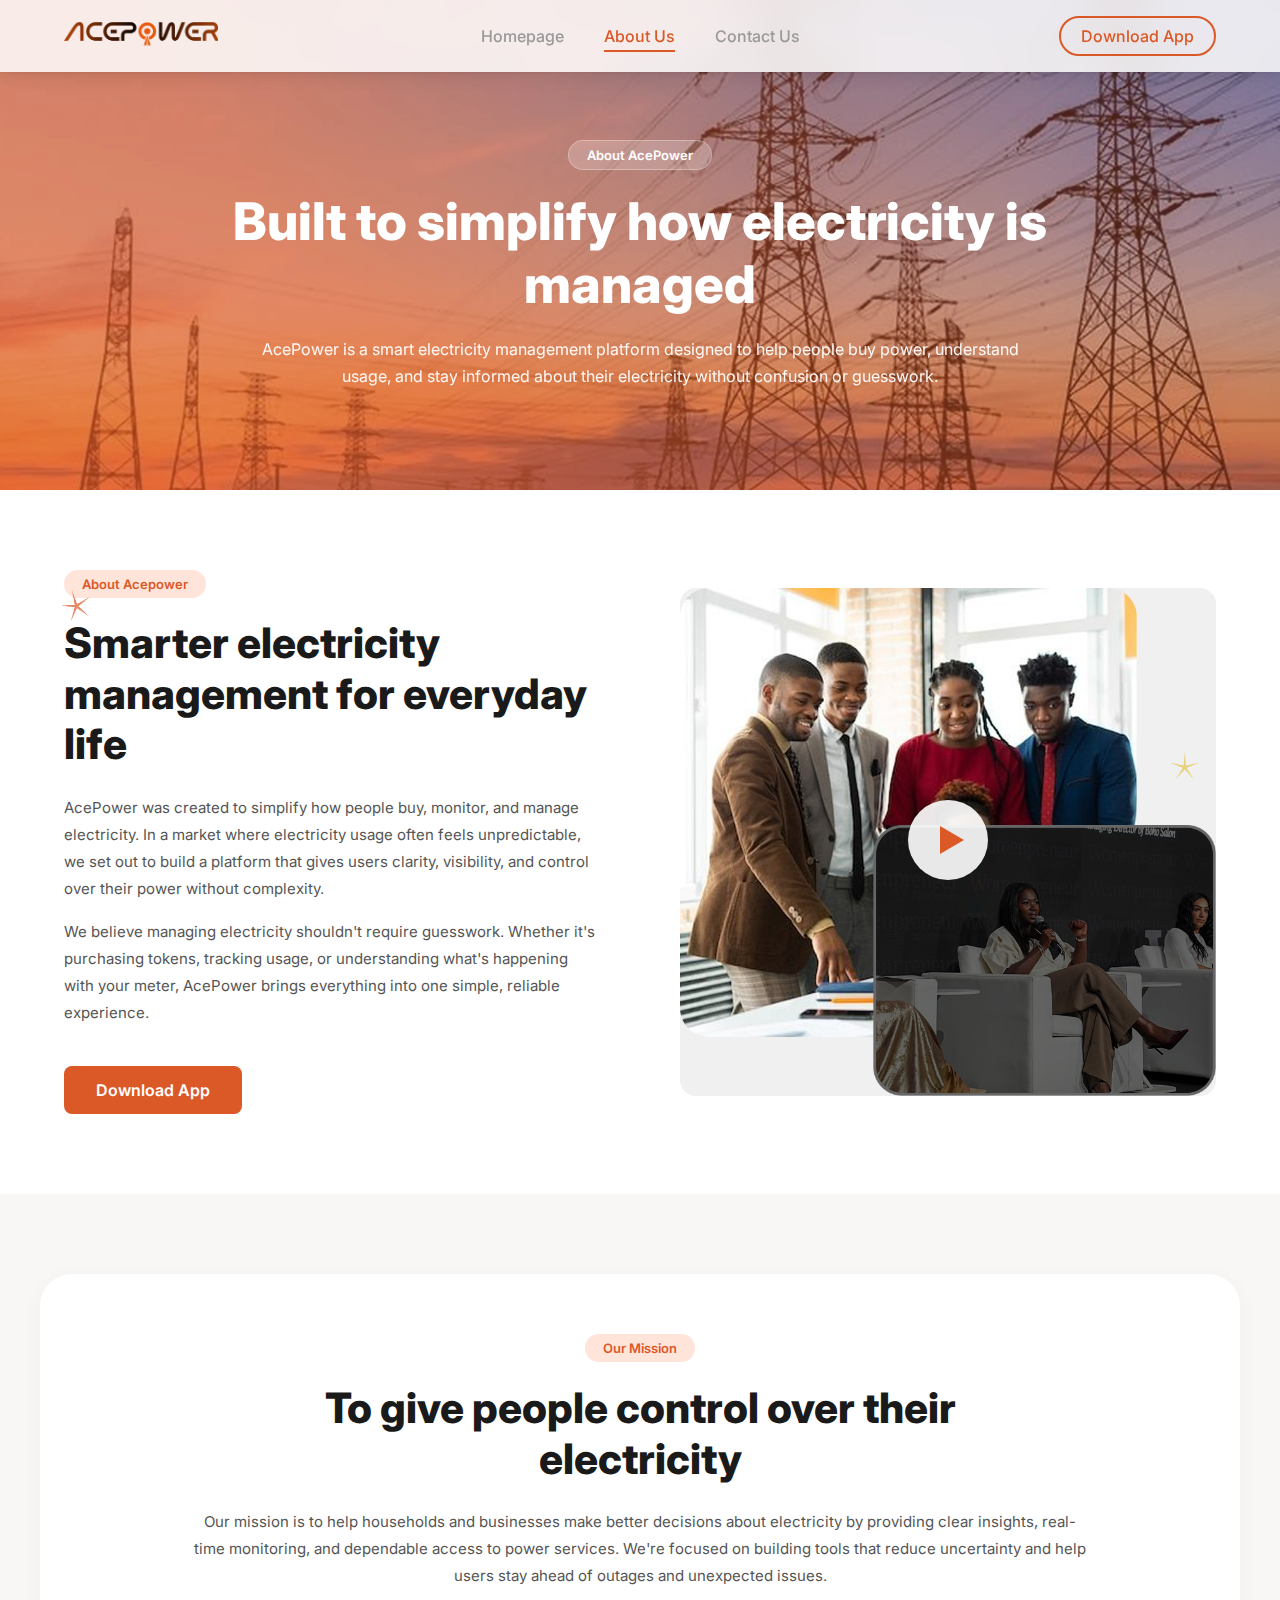
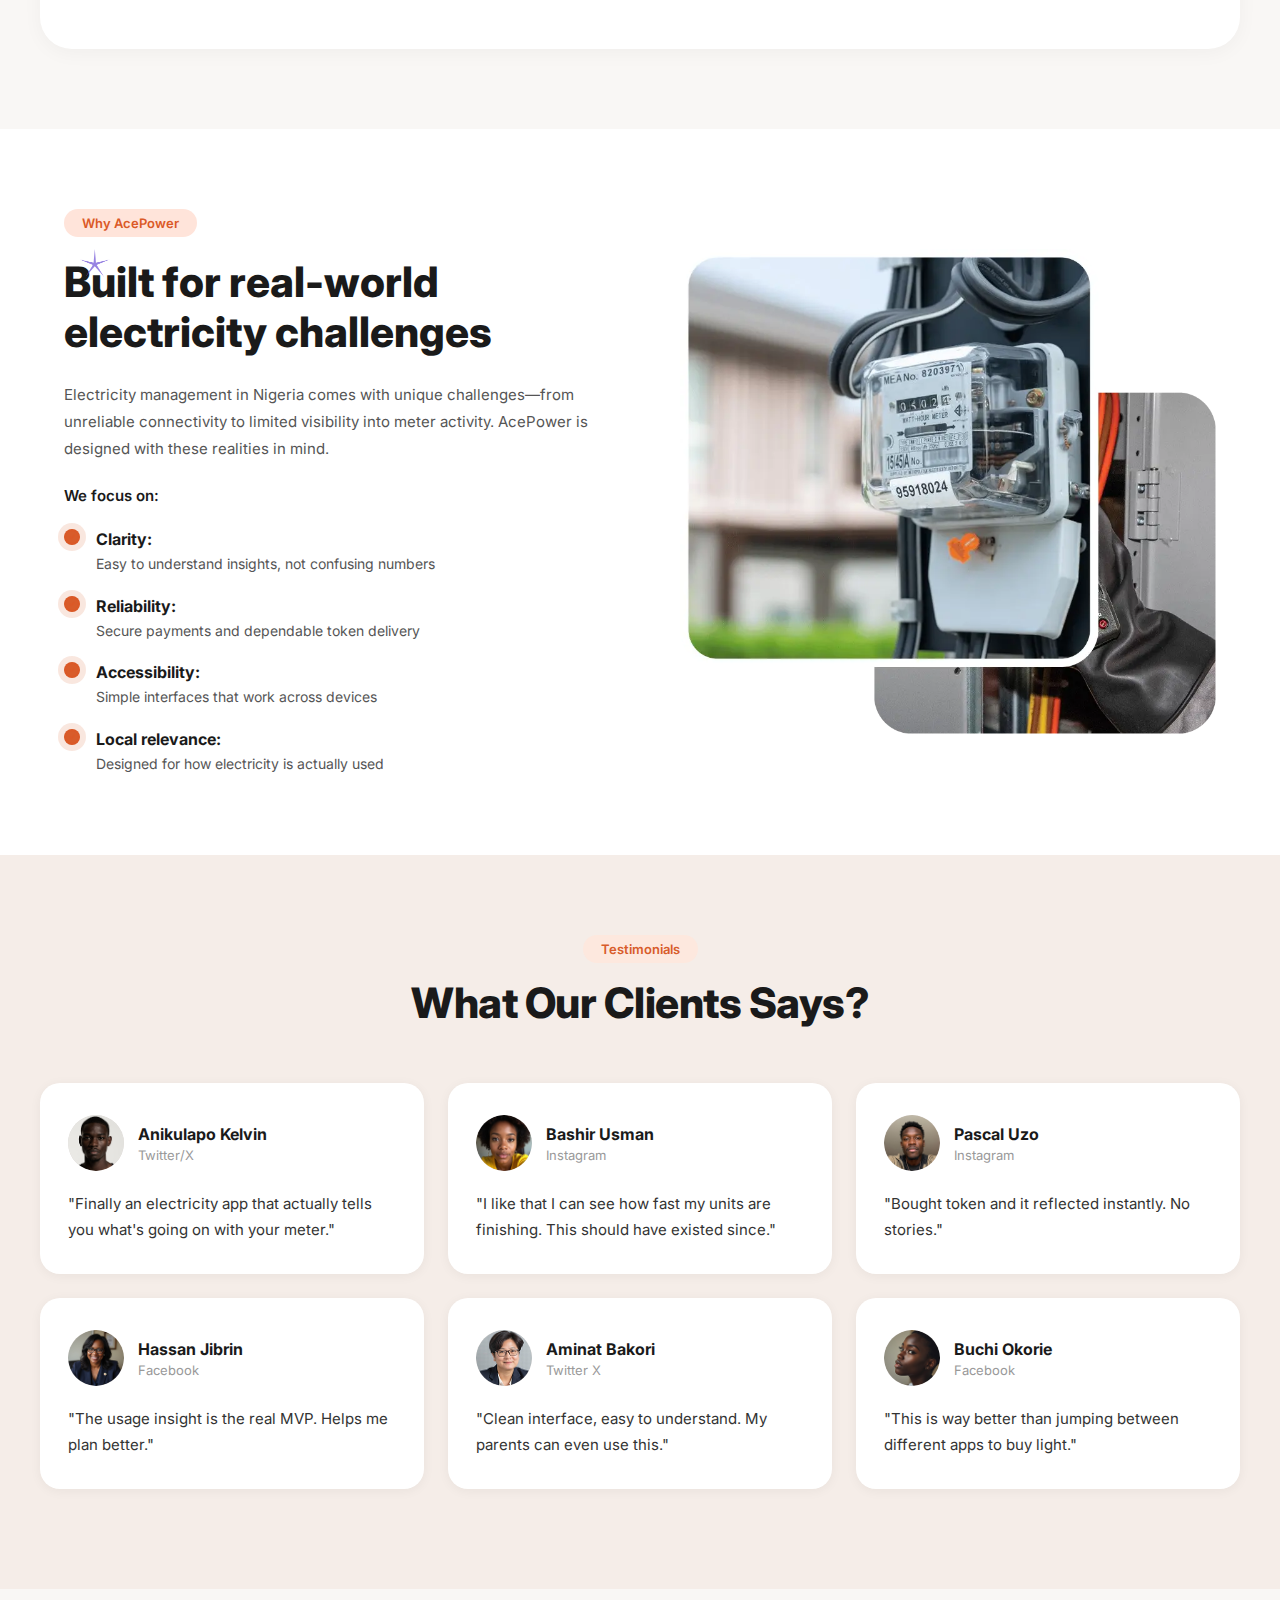
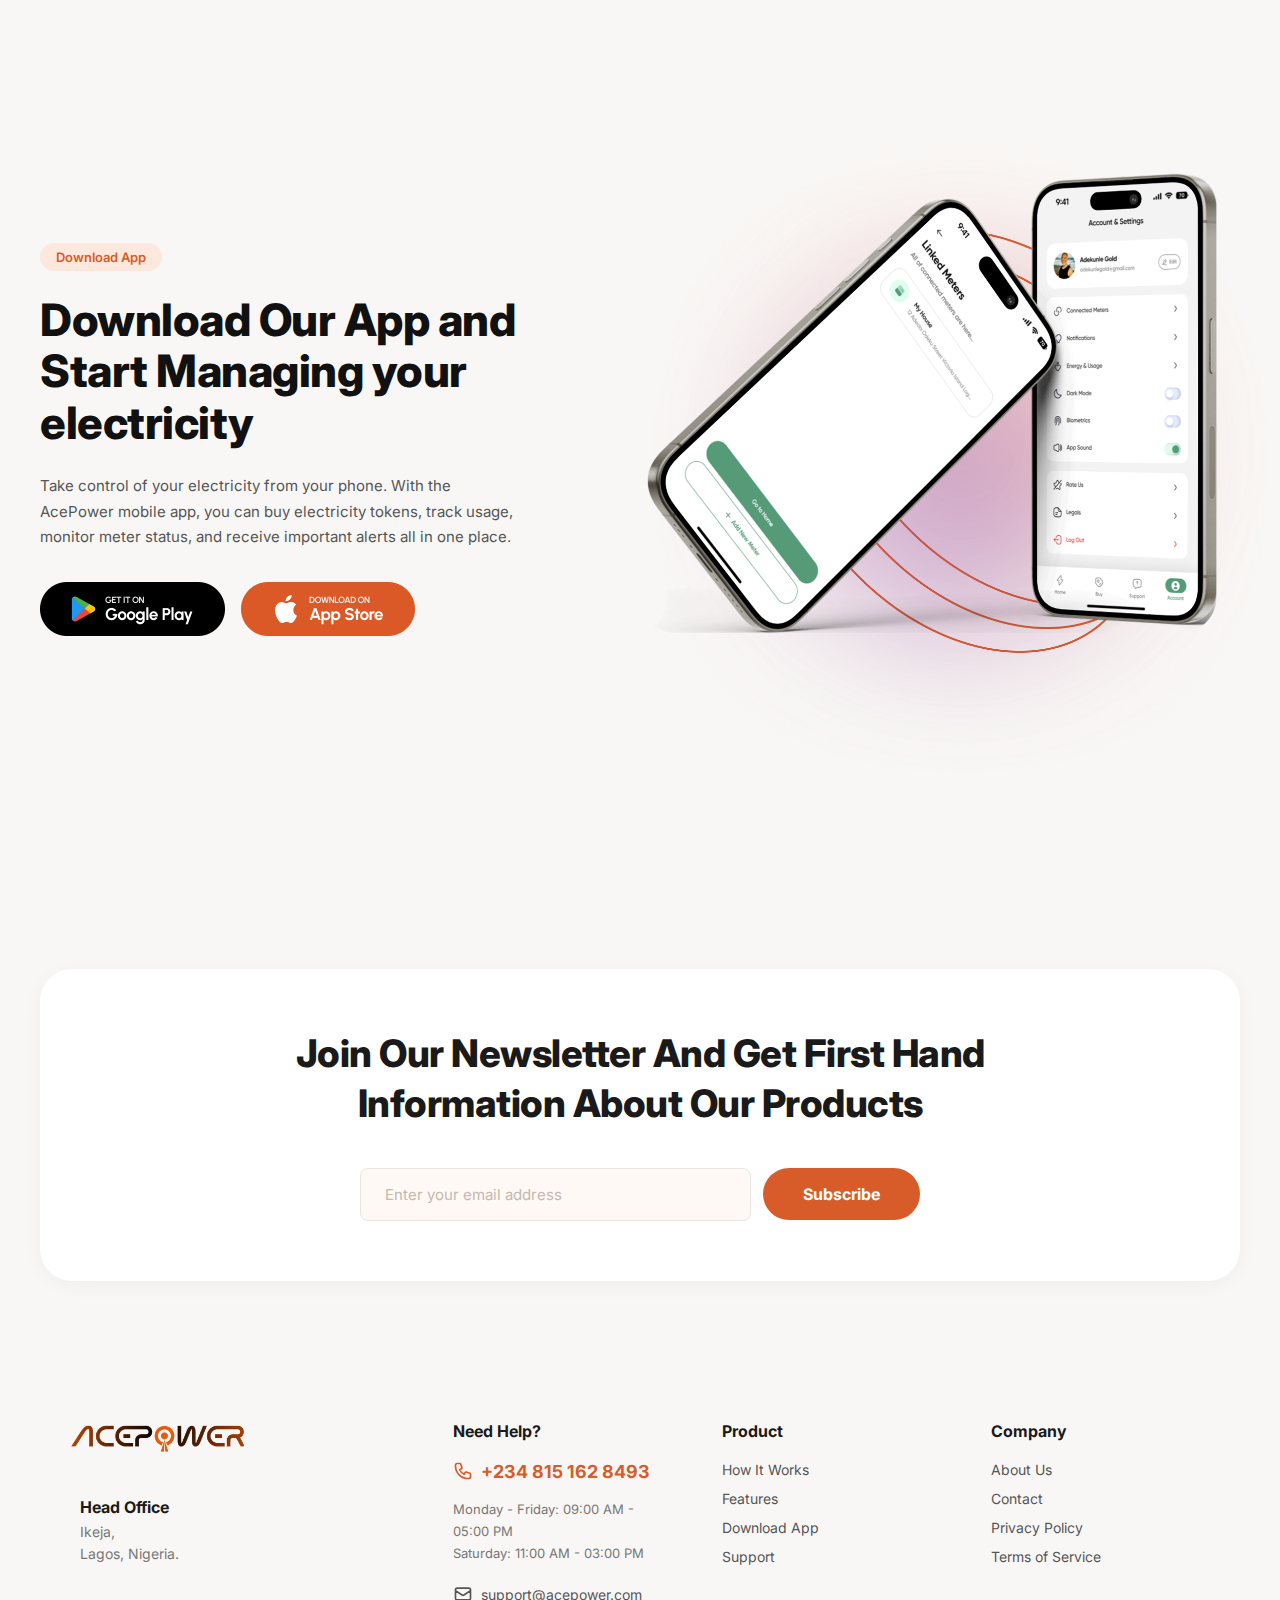
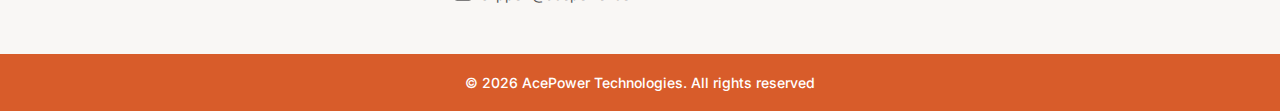
<file: about.html>
<!DOCTYPE html>
<html lang="en">
<head>
    <meta charset="UTF-8">
    <meta name="viewport" content="width=device-width, initial-scale=1.0">
    <title>AcePower - Smart Prepaid Metering</title>
    <link rel="icon" href="assets/images/favicon_io/favicon.ico" sizes="32x32">
    <link rel="apple-touch-icon" href="assets/images/favicon_io/apple-touch-icon.png">
    <link rel="manifest" href="assets/images/favicon_io/site.webmanifest">
    <link href="https://fonts.googleapis.com/css2?family=Inter:wght@400;500;600;700;800&display=swap" rel="stylesheet">
    <link rel="stylesheet" href="css/about.css">
     <link rel="stylesheet" href="css/style.css">

</head>
<body>

<header id="navbar">
  <div class="container nav-wrapper">
    <div class="nav-left">
      <a href="index.html"><img src="assets/logos/acelogo.svg" class="logo" alt="AcePower"/></a>
    </div>
    <nav class="nav-center">
      <a href="index.html" class="nav-link">Homepage</a>
      <a href="about.html" class="nav-link active">About Us</a>
      <a href="contact.html" class="nav-link">Contact Us</a>
    </nav>
    <div class="nav-right">
      <a href="#" class="nav-download">Download App</a>
      <div class="hamburger">
        <span></span>
        <span></span>
        <span></span>
      </div>
    </div>
  </div>
  <div class="mobile-menu" id="mobileMenu">
    <div class="mobile-menu-header">
      <img src="assets/logos/acelogo.svg" alt="AcePower" class="mobile-menu-logo">
      <div class="mobile-close" id="mobileClose"></div>
    </div>
    <div class="mobile-menu-links">
      <a href="index.html">Homepage</a>
      <a href="about.html">About Us</a>
      <a href="contact.html">Contact Us</a>
    </div>
    <a href="#" class="mobile-download">Download App</a>
  </div>
</header>

<!-- HERO SECTION -->
<section class="about-hero">
  <div class="container">
    <span class="hero-badge">About AcePower</span>
    <h1 class="hero-title">Built to simplify how electricity is managed</h1>
    <p class="hero-subtitle">AcePower is a smart electricity management platform designed to help people buy power, understand usage, and stay informed about their electricity without confusion or guesswork.</p>
  </div>
</section>

<!-- ABOUT ACEPOWER SECTION -->
<section class="about-section">
  <img src="assets/images/aboutstar1.png" class="star star-1" alt="">
  
  <div class="container about-grid">
    <div class="about-content">
      <span class="section-badge">About Acepower</span>
      <h2 class="section-title">Smarter electricity management for everyday life</h2>
      <p class="section-text">AcePower was created to simplify how people buy, monitor, and manage electricity. In a market where electricity usage often feels unpredictable, we set out to build a platform that gives users clarity, visibility, and control over their power without complexity.</p>
      <p class="section-text">We believe managing electricity shouldn't require guesswork. Whether it's purchasing tokens, tracking usage, or understanding what's happening with your meter, AcePower brings everything into one simple, reliable experience.</p>
      <a href="#download" class="cta-btn">Download App</a>
    </div>
    
    <div class="about-media">
      <img src="assets/images/aboutimg4.png" alt="AcePower Team" class="about-image">
      <div class="video-overlay" id="videoOverlay">
        <div class="play-button" id="playButton">
          <svg width="80" height="80" viewBox="0 0 80 80" fill="none">
            <circle cx="40" cy="40" r="40" fill="white" opacity="0.9"/>
            <path d="M32 26L56 40L32 54V26Z" fill="#DB5927"/>
          </svg>
        </div>
      </div>
      <div class="video-container" id="videoContainer" style="display: none;">
        <iframe id="youtubeVideo" width="100%" height="100%" src="" frameborder="0" allow="accelerometer; autoplay; clipboard-write; encrypted-media; gyroscope; picture-in-picture; web-share" allowfullscreen referrerpolicy="strict-origin-when-cross-origin"></iframe>
        <button class="close-video" id="closeVideo">&times;</button>
      </div>
    </div>
  </div>
</section>

<!-- MISSION SECTION -->
<section class="newsletter">
  <div class="newsletter-inner">
    <span class="section-badge">Our Mission</span>
    <h2 class="mission-title">To give people control over their electricity</h2>
    <p class="mission-text">Our mission is to help households and businesses make better decisions about electricity by providing clear insights, real-time monitoring, and dependable access to power services. We're focused on building tools that reduce uncertainty and help users stay ahead of outages and unexpected issues.</p>
  </div>
</section>

<!-- WHY ACEPOWER SECTION -->
<section class="why-section">
  <img src="assets/images/aboutstar2.png" class="star star-2" alt="">
  
  <div class="container why-grid">
    <div class="why-content">
      <span class="section-badge">Why AcePower</span>
      <h2 class="section-title">Built for real-world electricity challenges</h2>
      <p class="section-text">Electricity management in Nigeria comes with unique challenges—from unreliable connectivity to limited visibility into meter activity. AcePower is designed with these realities in mind.</p>
      <p class="section-text-bold">We focus on:</p>
      
      <div class="features-list">
        <div class="feature-item">
          <div class="feature-icon">
            <svg width="20" height="20" viewBox="0 0 20 20" fill="none">
              <path d="M7.5 10L9.16667 11.6667L12.5 8.33333" stroke="#DB5927" stroke-width="2" stroke-linecap="round" stroke-linejoin="round"/>
              <path d="M10 18.3333C14.6024 18.3333 18.3333 14.6024 18.3333 10C18.3333 5.39763 14.6024 1.66667 10 1.66667C5.39763 1.66667 1.66667 5.39763 1.66667 10C1.66667 14.6024 5.39763 18.3333 10 18.3333Z" stroke="#DB5927" stroke-width="2"/>
            </svg>
          </div>
          <div>
            <h4>Clarity:</h4>
            <p>Easy to understand insights, not confusing numbers</p>
          </div>
        </div>
        
        <div class="feature-item">
          <div class="feature-icon">
            <svg width="20" height="20" viewBox="0 0 20 20" fill="none">
              <path d="M7.5 10L9.16667 11.6667L12.5 8.33333" stroke="#DB5927" stroke-width="2" stroke-linecap="round" stroke-linejoin="round"/>
              <path d="M10 18.3333C14.6024 18.3333 18.3333 14.6024 18.3333 10C18.3333 5.39763 14.6024 1.66667 10 1.66667C5.39763 1.66667 1.66667 5.39763 1.66667 10C1.66667 14.6024 5.39763 18.3333 10 18.3333Z" stroke="#DB5927" stroke-width="2"/>
            </svg>
          </div>
          <div>
            <h4>Reliability:</h4>
            <p>Secure payments and dependable token delivery</p>
          </div>
        </div>
        
        <div class="feature-item">
          <div class="feature-icon">
            <svg width="20" height="20" viewBox="0 0 20 20" fill="none">
              <path d="M7.5 10L9.16667 11.6667L12.5 8.33333" stroke="#DB5927" stroke-width="2" stroke-linecap="round" stroke-linejoin="round"/>
              <path d="M10 18.3333C14.6024 18.3333 18.3333 14.6024 18.3333 10C18.3333 5.39763 14.6024 1.66667 10 1.66667C5.39763 1.66667 1.66667 5.39763 1.66667 10C1.66667 14.6024 5.39763 18.3333 10 18.3333Z" stroke="#DB5927" stroke-width="2"/>
            </svg>
          </div>
          <div>
            <h4>Accessibility:</h4>
            <p>Simple interfaces that work across devices</p>
          </div>
        </div>
        
        <div class="feature-item">
          <div class="feature-icon">
            <svg width="20" height="20" viewBox="0 0 20 20" fill="none">
              <path d="M7.5 10L9.16667 11.6667L12.5 8.33333" stroke="#DB5927" stroke-width="2" stroke-linecap="round" stroke-linejoin="round"/>
              <path d="M10 18.3333C14.6024 18.3333 18.3333 14.6024 18.3333 10C18.3333 5.39763 14.6024 1.66667 10 1.66667C5.39763 1.66667 1.66667 5.39763 1.66667 10C1.66667 14.6024 5.39763 18.3333 10 18.3333Z" stroke="#DB5927" stroke-width="2"/>
            </svg>
          </div>
          <div>
            <h4>Local relevance:</h4>
            <p>Designed for how electricity is actually used</p>
          </div>
        </div>
      </div>
    </div>
    
    <div class="why-image">
      <img src="assets/images/aboutimg2.webp" alt="Electricity Meter">
    </div>
  </div>
</section>

<!-- TESTIMONIALS -->
<section class="testimonials">
  <img src="assets/images/aboutstar3.png" class="star star-3" alt="">
  <div class="testi-header">
    <span class="testi-badge">Testimonials</span>
    <h2 class="testi-heading">What Our Clients Says?</h2>
  </div>

  <div class="testi-grid">
    <div class="testi-card">
      <div class="testi-author">
        <img src="assets/images/Ellipse1.png" alt="Anikulapo Kelvin" class="testi-avatar" />
        <div class="testi-author-info">
          <span class="testi-name">Anikulapo Kelvin</span>
          <span class="testi-platform">Twitter/X</span>
        </div>
      </div>
      <p class="testi-quote">"Finally an electricity app that actually tells you what's going on with your meter."</p>
    </div>

    <div class="testi-card">
      <div class="testi-author">
        <img src="assets/images/Ellipse4.png" alt="Bashir Usman" class="testi-avatar" />
        <div class="testi-author-info">
          <span class="testi-name">Bashir Usman</span>
          <span class="testi-platform">Instagram</span>
        </div>
      </div>
      <p class="testi-quote">"I like that I can see how fast my units are finishing. This should have existed since."</p>
    </div>

    <div class="testi-card">
      <div class="testi-author">
        <img src="assets/images/Ellipse2.png" alt="Pascal Uzo" class="testi-avatar" />
        <div class="testi-author-info">
          <span class="testi-name">Pascal Uzo</span>
          <span class="testi-platform">Instagram</span>
        </div>
      </div>
      <p class="testi-quote">"Bought token and it reflected instantly. No stories."</p>
    </div>

    <div class="testi-card">
      <div class="testi-author">
        <img src="assets/images/Ellipse5.png" alt="Hassan Jibrin" class="testi-avatar" />
        <div class="testi-author-info">
          <span class="testi-name">Hassan Jibrin</span>
          <span class="testi-platform">Facebook</span>
        </div>
      </div>
      <p class="testi-quote">"The usage insight is the real MVP. Helps me plan better."</p>
    </div>

    <div class="testi-card">
      <div class="testi-author">
        <img src="assets/images/Ellipse3.png" alt="Aminat Bakori" class="testi-avatar" />
        <div class="testi-author-info">
          <span class="testi-name">Aminat Bakori</span>
          <span class="testi-platform">Twitter X</span>
        </div>
      </div>
      <p class="testi-quote">"Clean interface, easy to understand. My parents can even use this."</p>
    </div>

    <div class="testi-card">
      <div class="testi-author">
        <img src="assets/images/Ellipse6.png" alt="Buchi Okorie" class="testi-avatar" />
        <div class="testi-author-info">
          <span class="testi-name">Buchi Okorie</span>
          <span class="testi-platform">Facebook</span>
        </div>
      </div>
      <p class="testi-quote">"This is way better than jumping between different apps to buy light."</p>
    </div>
  </div>

  <div class="testi-scroll-track" id="testiScroll">
    <div class="testi-card">
      <div class="testi-author">
        <img src="assets/images/Ellipse1.png" alt="Anikulapo Kelvin" class="testi-avatar" />
        <div class="testi-author-info">
          <span class="testi-name">Anikulapo Kelvin</span>
          <span class="testi-platform">Twitter X</span>
        </div>
      </div>
      <p class="testi-quote">"Finally an electricity app that actually tells you what's going on with your meter."</p>
    </div>

    <div class="testi-card">
      <div class="testi-author">
        <img src="assets/images/Ellipse4.png" alt="Bashir Usman" class="testi-avatar" />
        <div class="testi-author-info">
          <span class="testi-name">Bashir Usman</span>
          <span class="testi-platform">Instagram</span>
        </div>
      </div>
      <p class="testi-quote">"I like that I can see how fast my units are finishing. This should have existed since."</p>
    </div>

    <div class="testi-card">
      <div class="testi-author">
        <img src="assets/images/Ellipse2.png" alt="Pascal Uzo" class="testi-avatar" />
        <div class="testi-author-info">
          <span class="testi-name">Pascal Uzo</span>
          <span class="testi-platform">Instagram</span>
        </div>
      </div>
      <p class="testi-quote">"Bought token and it reflected instantly. No stories."</p>
    </div>

    <div class="testi-card">
      <div class="testi-author">
        <img src="assets/images/Ellipse5.png" alt="Hassan Jibrin" class="testi-avatar" />
        <div class="testi-author-info">
          <span class="testi-name">Hassan Jibrin</span>
          <span class="testi-platform">Facebook</span>
        </div>
      </div>
      <p class="testi-quote">"The usage insight is the real MVP. Helps me plan better."</p>
    </div>

    <div class="testi-card">
      <div class="testi-author">
        <img src="assets/images/Ellipse3.png" alt="Aminat Bakori" class="testi-avatar" />
        <div class="testi-author-info">
          <span class="testi-name">Aminat Bakori</span>
          <span class="testi-platform">Twitter X</span>
        </div>
      </div>
      <p class="testi-quote">"Clean interface, easy to understand. My parents can even use this."</p>
    </div>

    <div class="testi-card">
      <div class="testi-author">
        <img src="assets/images/Ellipse6.png" alt="Buchi Okorie" class="testi-avatar" />
        <div class="testi-author-info">
          <span class="testi-name">Buchi Okorie</span>
          <span class="testi-platform">Facebook</span>
        </div>
      </div>
      <p class="testi-quote">"This is way better than jumping between different apps to buy light."</p>
    </div>
  </div>

  <div class="testi-dots" id="testiDots">
    <div class="testi-dot active"></div>
    <div class="testi-dot"></div>
    <div class="testi-dot"></div>
    <div class="testi-dot"></div>
    <div class="testi-dot"></div>
    <div class="testi-dot"></div>
  </div>
</section>

<!-- DOWNLOAD APP -->
<section class="download-app" id="download">
  <div class="download-inner">
    <div class="download-text-col">
      <span class="download-badge">Download App</span>
      <h2 class="download-heading">Download Our App and Start Managing your electricity</h2>
      <p class="download-body">
        Take control of your electricity from your phone. With the AcePower mobile app, you can buy electricity tokens, track usage, monitor meter status, and receive important alerts all in one place.
      </p>
      <div class="download-stores">
        <a href="#" class="store-btn">
          <img src="assets/images/playstore.png" alt="Get it on Google Play"/>
        </a>
        <a href="#" class="store-btn">
          <img src="assets/images/applestore.png" alt="Download on the App Store"/>
        </a>
      </div>
    </div>

    <div class="download-image-col">
      <div class="download-phones-wrap">
        <div class="download-blob"></div>
        <img src="assets/images/downloadapp4x.png" alt="AcePower app" class="download-phones"/>
        <!-- <img src="assets/images/downloadapplinesalone.png" alt="" class="download-curve"/> -->
      </div>
    </div>
  </div>
</section>

<!-- NEWSLETTER -->
<section class="newsletter">
  <div class="newsletter-inner">
    <h2 class="newsletter-heading">
      Join Our Newsletter And Get First Hand<br />Information About Our Products
    </h2>
    <form class="newsletter-form" onsubmit="event.preventDefault(); alert('Subscribed!');">
      <input type="email" class="newsletter-input" placeholder="Enter your email address" required/>
      <button type="submit" class="newsletter-btn">Subscribe</button>
    </form>
  </div>
</section>

<!-- FOOTER -->
<footer class="footer">
  <div class="footer-inner">
    <div class="footer-brand">
      <img src="assets/logos/acelogo.svg" alt="AcePower" class="footer-logo" />
      <div>
        <h4 class="footer-brand-title">Head Office</h4>
        <p class="footer-brand-text">
          Ikeja,<br />
          Lagos, Nigeria.
        </p>
      </div>
    </div>

    <div class="footer-column">
      <h3>Need Help?</h3>
      <a href="tel:+2348012345678" class="footer-phone">
        <svg class="icon" fill="none" stroke="currentColor" viewBox="0 0 24 24">
          <path stroke-linecap="round" stroke-linejoin="round" stroke-width="2" 
                d="M3 5a2 2 0 012-2h3.28a1 1 0 01.948.684l1.498 4.493a1 1 0 01-.502 1.21l-2.257 1.13a11.042 11.042 0 005.516 5.516l1.13-2.257a1 1 0 011.21-.502l4.493 1.498a1 1 0 01.684.949V19a2 2 0 01-2 2h-1C9.716 21 3 14.284 3 6V5z"/>
        </svg>
        +234 815 162 8493
      </a>
      <p class="footer-hours">
        Monday - Friday: 09:00 AM - 05:00 PM<br />
        Saturday: 11:00 AM - 03:00 PM
      </p>
      <a href="/cdn-cgi/l/email-protection#81e2eeeff5e0e2f5c1e0e2e4f1eef6e4f3afe2eeec" class="footer-email">
        <svg class="icon" fill="none" stroke="currentColor" viewBox="0 0 24 24">
          <path stroke-linecap="round" stroke-linejoin="round" stroke-width="2" 
                d="M3 8l7.89 5.26a2 2 0 002.22 0L21 8M5 19h14a2 2 0 002-2V7a2 2 0 00-2-2H5a2 2 0 00-2 2v10a2 2 0 002 2z"/>
        </svg>
        <span class="__cf_email__" data-cfemail="b0d3dfdec4d1d3c4f0d1d3d5c0dfc7d5c29ed3dfdd">support@acepower.com</span>
      </a>
    </div>

    <div class="footer-column">
      <h3>Product</h3>
      <div class="footer-links">
        <a href="#how-it-works">How It Works</a>
        <a href="#features">Features</a>
        <a href="#download">Download App</a>
        <a href="#support">Support</a>
      </div>
    </div>

    <div class="footer-column">
      <h3>Company</h3>
      <div class="footer-links">
        <a href="about.html">About Us</a>
        <a href="contact.html">Contact</a>
        <a href="#privacy">Privacy Policy</a>
        <a href="#terms">Terms of Service</a>
      </div>
    </div>
  </div>
</footer>

<div class="footer-bottom">
  <p class="footer-copyright">
    © <span id="current-year"></span> AcePower Technologies. All rights reserved
  </p>
</div>
<div class="page-blur" id="pageBlur"></div>


<script src="js/about.js"></script>
</body>
</html>
</file>
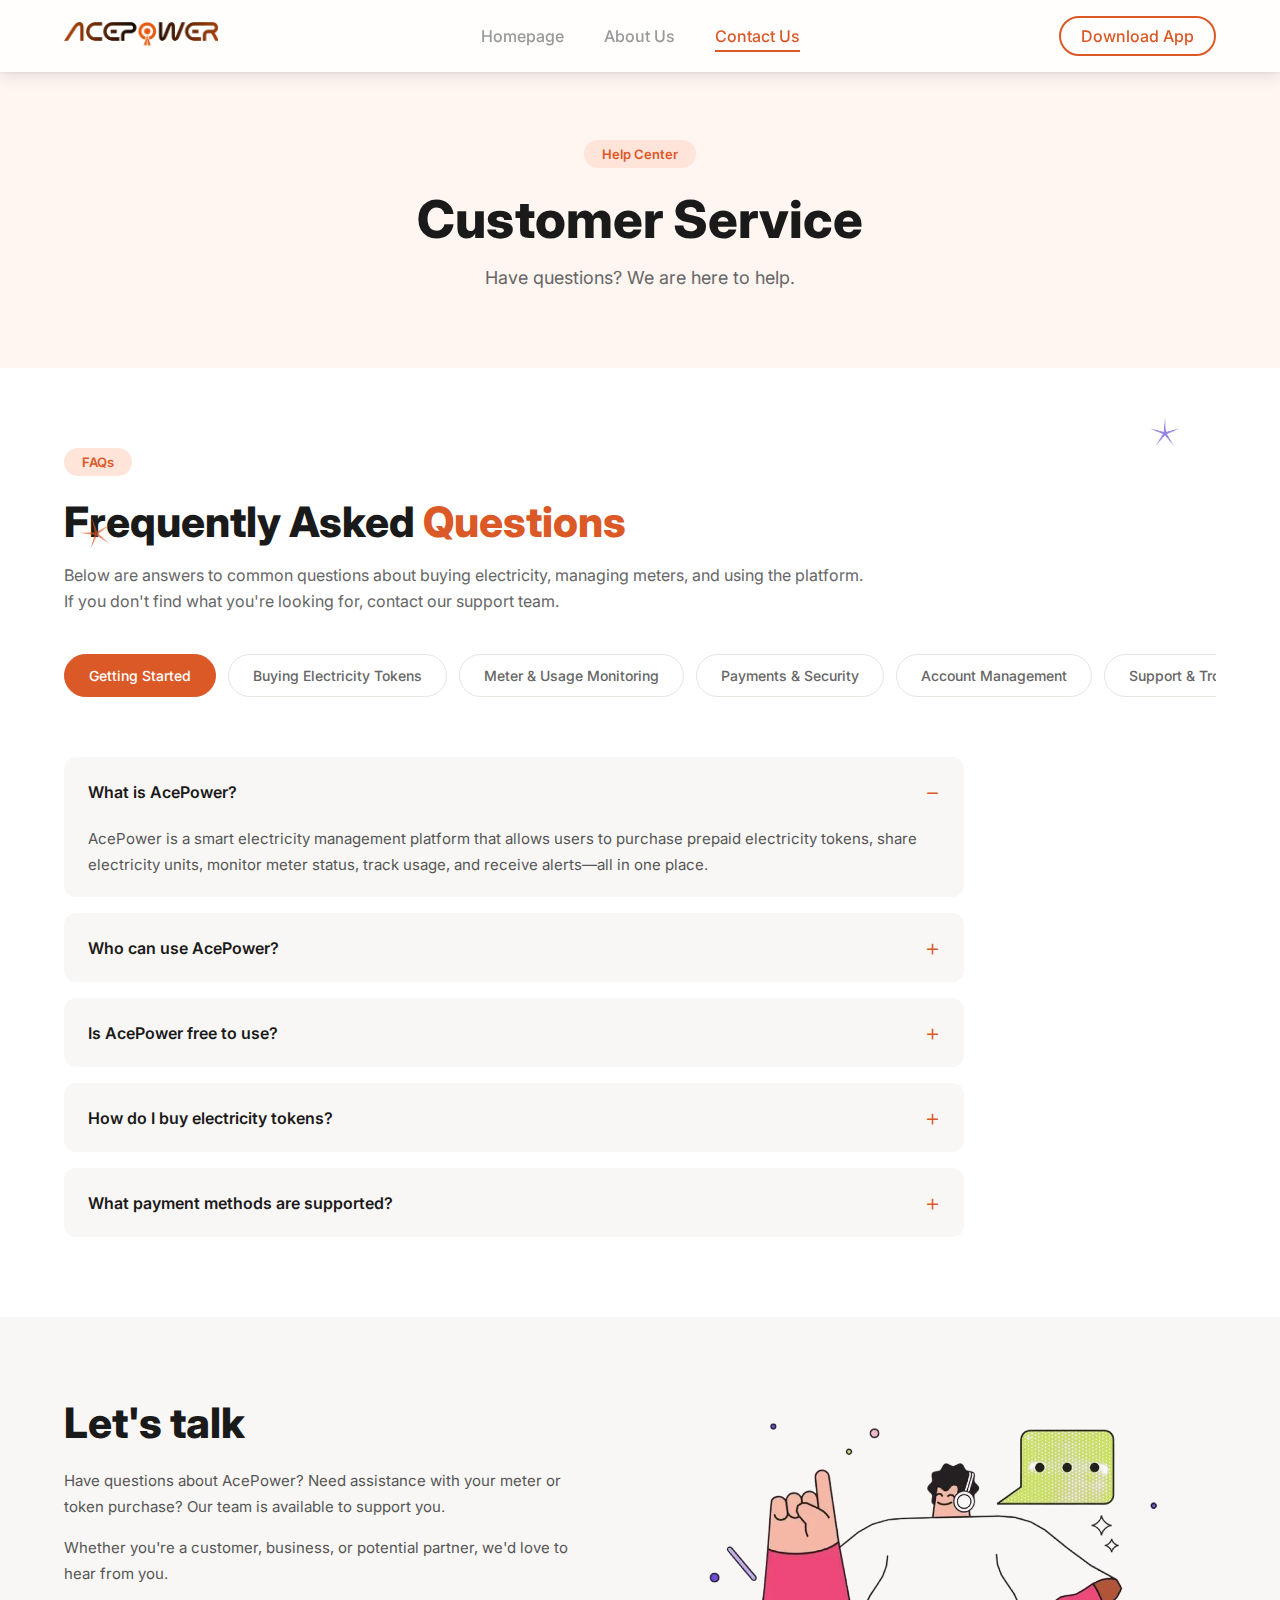
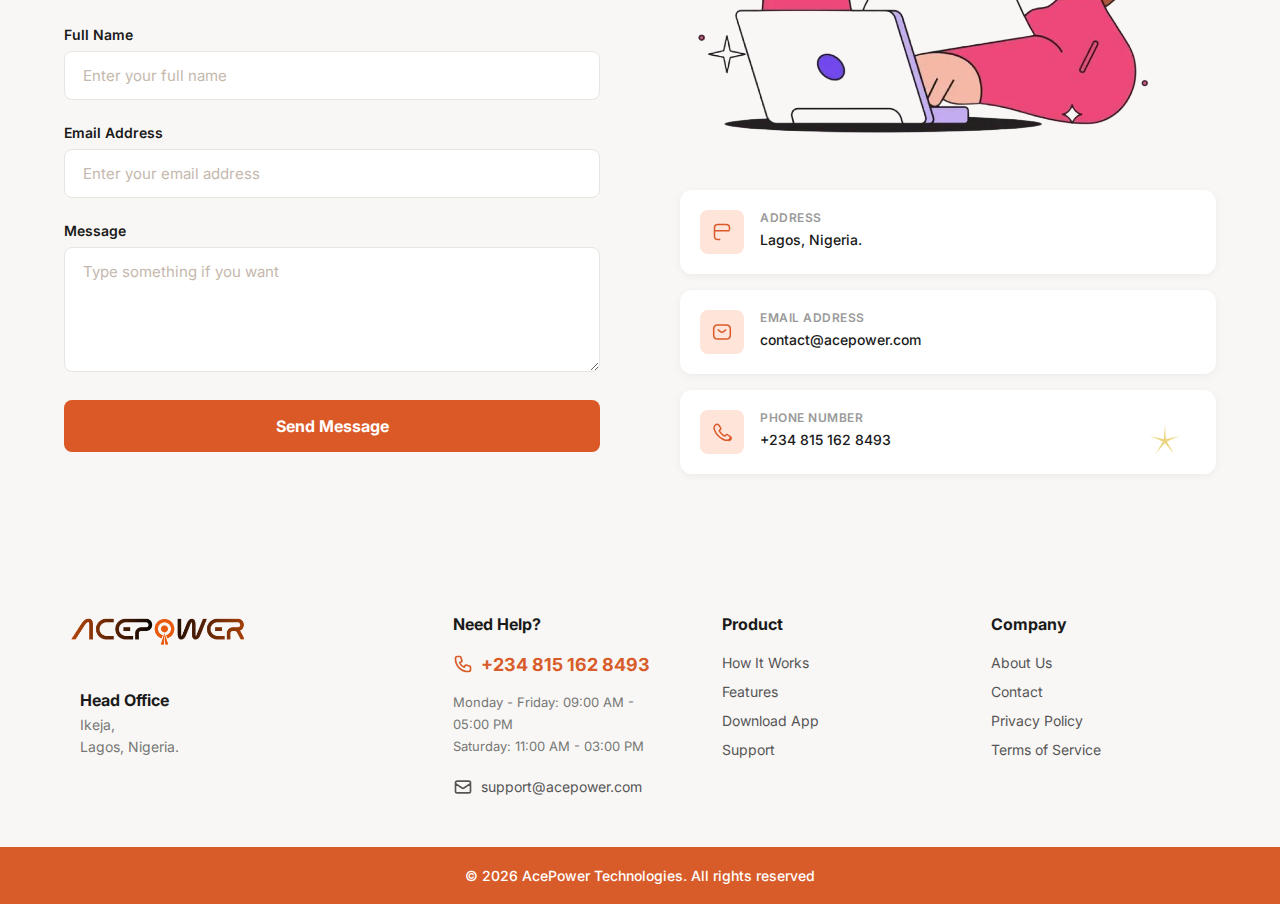
<file: contact.html>
<!DOCTYPE html>
<html lang="en">
<head>
    <meta charset="UTF-8">
    <meta name="viewport" content="width=device-width, initial-scale=1.0">
    <title>AcePower - Smart Prepaid Metering</title>
    <link rel="icon" href="assets/images/favicon_io/favicon.ico" sizes="32x32">
    <link rel="apple-touch-icon" href="assets/images/favicon_io/apple-touch-icon.png">
    <link rel="manifest" href="assets/images/favicon_io/site.webmanifest">
    <link href="https://fonts.googleapis.com/css2?family=Inter:wght@400;500;600;700;800&display=swap" rel="stylesheet">
    <link rel="stylesheet" href="css/contact.css">
    <link rel="stylesheet" href="css/style.css">
</head>
<body>

<header id="navbar">
  <div class="container nav-wrapper">
    <div class="nav-left">
      <a href="index.html"><img src="assets/logos/acelogo.svg" class="logo" alt="AcePower"/></a>
    </div>
    <nav class="nav-center">
      <a href="index.html" class="nav-link">Homepage</a>
      <a href="about.html" class="nav-link">About Us</a>
      <a href="contact.html" class="nav-link active">Contact Us</a>
    </nav>
    <div class="nav-right">
      <a href="#" class="nav-download">Download App</a>
      <div class="hamburger">
        <span></span>
        <span></span>
        <span></span>
      </div>
    </div>
  </div>
  <div class="mobile-menu" id="mobileMenu">
    <div class="mobile-menu-header">
      <img src="assets/logos/acelogo.svg" alt="AcePower" class="mobile-menu-logo">
      <div class="mobile-close" id="mobileClose"></div>
    </div>
    <div class="mobile-menu-links">
      <a href="index.html">Homepage</a>
      <a href="about.html">About Us</a>
      <a href="contact.html">Contact Us</a>
    </div>
    <a href="#" class="mobile-download">Download App</a>
  </div>
</header>

<section class="contact-hero">
  <div class="container">
    <span class="hero-badge">Help Center</span>
    <h1 class="hero-title">Customer Service</h1>
    <p class="hero-subtitle">Have questions? We are here to help.</p>
  </div>
</section>

<section class="faq-section">
  <img src="assets/images/contactstar1.png" class="star star-top" alt="">
  <img src="assets/images/contactstar2.png" class="star star-left" alt="">
  
  <div class="container">
    <span class="faq-badge">FAQs</span>
    <h2 class="faq-heading">Frequently Asked <span class="highlight">Questions</span></h2>
    <p class="faq-subheading">Below are answers to common questions about buying electricity, managing meters, and using the platform. If you don't find what you're looking for, contact our support team.</p>

    <div class="faq-categories">
      <button class="faq-category active" data-category="getting-started">Getting Started</button>
      <button class="faq-category" data-category="buying-tokens">Buying Electricity Tokens</button>
      <button class="faq-category" data-category="meter-monitoring">Meter & Usage Monitoring</button>
      <button class="faq-category" data-category="payments">Payments & Security</button>
      <button class="faq-category" data-category="account">Account Management</button>
      <button class="faq-category" data-category="support">Support & Troubleshooting</button>
    </div>

    <div class="faq-container">
      <div class="faq-group active" data-group="getting-started">
        <div class="faq-item active">
          <div class="faq-question">
            <span>What is AcePower?</span>
            <span class="faq-icon">−</span>
          </div>
          <div class="faq-answer active">
            <p>AcePower is a smart electricity management platform that allows users to purchase prepaid electricity tokens, share electricity units, monitor meter status, track usage, and receive alerts—all in one place.</p>
          </div>
        </div>
        <div class="faq-item">
          <div class="faq-question">
            <span>Who can use AcePower?</span>
            <span class="faq-icon">+</span>
          </div>
          <div class="faq-answer">
            <p>AcePower is designed for households managing home electricity and enterprises overseeing multiple meters across different locations.</p>
          </div>
        </div>
        <div class="faq-item">
          <div class="faq-question">
            <span>Is AcePower free to use?</span>
            <span class="faq-icon">+</span>
          </div>
          <div class="faq-answer">
            <p>Yes, downloading and using the AcePower app is free. You only pay for the electricity tokens you purchase.</p>
          </div>
        </div>
        <div class="faq-item">
          <div class="faq-question">
            <span>How do I buy electricity tokens?</span>
            <span class="faq-icon">+</span>
          </div>
          <div class="faq-answer">
            <p>Log into your account, select your meter, enter the amount, choose payment method, and complete the transaction. Your meter would be <strong>auto-recharged</strong> and token is sent instantly.</p>
          </div>
        </div>
        <div class="faq-item">
          <div class="faq-question">
            <span>What payment methods are supported?</span>
            <span class="faq-icon">+</span>
          </div>
          <div class="faq-answer">
            <p>We support bank transfers, debit cards, USSD, and mobile money payments.</p>
          </div>
        </div>
      </div>

      <div class="faq-group" data-group="buying-tokens">
        <div class="faq-item">
          <div class="faq-question">
            <span>How long does it take to receive my token?</span>
            <span class="faq-icon">+</span>
          </div>
          <div class="faq-answer">
            <p>Tokens are <strong>auto-loaded</strong> to the meter instantly and also delivered after payment via email and in-app notification within seconds.</p>
          </div>
        </div>
        <div class="faq-item">
          <div class="faq-question">
            <span>Can I buy tokens for multiple meters?</span>
            <span class="faq-icon">+</span>
          </div>
          <div class="faq-answer">
            <p>Yes, you can add and manage multiple meters in your account and purchase tokens for any of them.</p>
          </div>
        </div>
        <div class="faq-item">
          <div class="faq-question">
            <span>What if my token doesn't load on my meter?</span>
            <span class="faq-icon">+</span>
          </div>
          <div class="faq-answer">
            <p>While tokens are <strong>auto-loaded</strong> into your meter, you also can manually load your meter. Verify you've entered the token correctly. If the issue persists, contact support with your meter number and transaction reference.</p>
          </div>
        </div>
        <div class="faq-item">
          <div class="faq-question">
            <span>Is there a minimum or maximum purchase amount?</span>
            <span class="faq-icon">+</span>
          </div>
          <div class="faq-answer">
            <p>The minimum purchase is ₦500, and the maximum is ₦50,000 per transaction.</p>
          </div>
        </div>
      </div>

      <div class="faq-group" data-group="meter-monitoring">
        <div class="faq-item">
          <div class="faq-question">
            <span>How do I add my meter to AcePower?</span>
            <span class="faq-icon">+</span>
          </div>
          <div class="faq-answer">
            <p>In the app, go to "Add Meter," enter your meter number, and verify with your account details.</p>
          </div>
        </div>
        <div class="faq-item">
          <div class="faq-question">
            <span>Can I track my daily electricity usage?</span>
            <span class="faq-icon">+</span>
          </div>
          <div class="faq-answer">
            <p>Yes, AcePower provides daily, weekly, and monthly usage analytics.</p>
          </div>
        </div>
        <div class="faq-item">
          <div class="faq-question">
            <span>What alerts can I receive?</span>
            <span class="faq-icon">+</span>
          </div>
          <div class="faq-answer">
            <p>You'll receive alerts for low balance, meter tampering, successful purchases, unusual consumption and <strong>power supply status</strong>.</p>
          </div>
        </div>
        <div class="faq-item">
          <div class="faq-question">
            <span>How accurate is the usage tracking?</span>
            <span class="faq-icon">+</span>
          </div>
          <div class="faq-answer">
            <p>Our system syncs directly with your meter to provide real-time, accurate consumption data.</p>
          </div>
        </div>
      </div>

      <div class="faq-group" data-group="payments">
        <div class="faq-item">
          <div class="faq-question">
            <span>Is my payment information secure?</span>
            <span class="faq-icon">+</span>
          </div>
          <div class="faq-answer">
            <p>Yes, all transactions are encrypted through secure payment gateways. We never store your full card details.</p>
          </div>
        </div>
        <div class="faq-item">
          <div class="faq-question">
            <span>Can I get a refund if I purchased the wrong amount?</span>
            <span class="faq-icon">+</span>
          </div>
          <div class="faq-answer">
            <p>Once a token is loaded on your meter, refunds cannot be processed. Please verify before confirming.</p>
          </div>
        </div>
        <div class="faq-item">
          <div class="faq-question">
            <span>Do you store my bank card information?</span>
            <span class="faq-icon">+</span>
          </div>
          <div class="faq-answer">
            <p>No, we use tokenization. Your card details are securely stored by our payment partners, not on our servers.</p>
          </div>
        </div>
        <div class="faq-item">
          <div class="faq-question">
            <span>What should I do if I'm charged but didn't receive a token?</span>
            <span class="faq-icon">+</span>
          </div>
          <div class="faq-answer">
            <p>Contact support immediately with your transaction reference. We'll resolve the issue within 24 hours.</p>
          </div>
        </div>
      </div>

      <div class="faq-group" data-group="account">
        <div class="faq-item">
          <div class="faq-question">
            <span>How do I reset my password?</span>
            <span class="faq-icon">+</span>
          </div>
          <div class="faq-answer">
            <p>Click "Forgot Password" on the login screen, enter your email, and follow the reset link.</p>
          </div>
        </div>
        <div class="faq-item">
          <div class="faq-question">
            <span>Can I change my registered email address?</span>
            <span class="faq-icon">+</span>
          </div>
          <div class="faq-answer">
            <p>Yes, go to Account Settings > Personal Information and update your email. You'll need to verify the new address.</p>
          </div>
        </div>
        <div class="faq-item">
          <div class="faq-question">
            <span>How do I delete my account?</span>
            <span class="faq-icon">+</span>
          </div>
          <div class="faq-answer">
            <p>Contact support to request account deletion. This action is permanent and cannot be undone.</p>
          </div>
        </div>
        <div class="faq-item">
          <div class="faq-question">
            <span>Can I have multiple accounts?</span>
            <span class="faq-icon">+</span>
          </div>
          <div class="faq-answer">
            <p>Each user should maintain one account, but you can add multiple meters to a single account.</p>
          </div>
        </div>
      </div>

      <div class="faq-group" data-group="support">
        <div class="faq-item">
          <div class="faq-question">
            <span>How can I contact customer support?</span>
            <span class="faq-icon">+</span>
          </div>
          <div class="faq-answer">
            <p>Email us at contact@acepower.com, call +234 815 162 8493 , or use the contact form below.</p>
          </div>
        </div>
        <div class="faq-item">
          <div class="faq-question">
            <span>What are your support hours?</span>
            <span class="faq-icon">+</span>
          </div>
          <div class="faq-answer">
            <p>Monday-Friday: 9:00 AM - 5:00 PM, Saturday: 11:00 AM - 3:00 PM.</p>
          </div>
        </div>
        <div class="faq-item">
          <div class="faq-question">
            <span>The app isn't working properly. What should I do?</span>
            <span class="faq-icon">+</span>
          </div>
          <div class="faq-answer">
            <p>Try clearing the app cache, updating to the latest version, or reinstalling. If issues persist, contact support.</p>
          </div>
        </div>
        <div class="faq-item">
          <div class="faq-question">
            <span>How long does it take to get a response from support?</span>
            <span class="faq-icon">+</span>
          </div>
          <div class="faq-answer">
            <p>We respond within 24 hours during business days. Urgent issues are prioritized.</p>
          </div>
        </div>
      </div>
    </div>
  </div>
</section>

<section class="contact-section">
  <img src="assets/images/contactstar3.png" class="star star-bottom" alt="">
  
  <div class="container contact-wrapper">
    <div class="contact-form-side">
      <h2 class="contact-title">Let's talk</h2>
      <p class="contact-text">Have questions about AcePower? Need assistance with your meter or token purchase? Our team is available to support you.</p>
      <p class="contact-text">Whether you're a customer, business, or potential partner, we'd love to hear from you.</p>

      <form class="contact-form" id="contactForm">
        <div class="form-group">
          <label for="fullName">Full Name</label>
          <input type="text" id="fullName" placeholder="Enter your full name" required>
        </div>
        <div class="form-group">
          <label for="email">Email Address</label>
          <input type="email" id="email" placeholder="Enter your email address" required>
        </div>
        <div class="form-group">
          <label for="message">Message</label>
          <textarea id="message" rows="5" placeholder="Type something if you want" required></textarea>
        </div>
        <button type="submit" class="submit-btn">Send Message</button>
      </form>
    </div>

    <div class="contact-info-side">
      <img src="assets/images/contactimgg.webp" alt="Customer support" class="illustration" loading="lazy">
      
      <div class="info-cards">
        <div class="info-card">
          <div class="info-icon">
            <svg width="20" height="20" viewBox="0 0 20 20" fill="none"><path d="M17.5 8.33V5.83C17.5 3.33 16.67 2.5 14.17 2.5H5.83C3.33 2.5 2.5 3.33 2.5 5.83V14.17C2.5 16.67 3.33 17.5 5.83 17.5H8.33" stroke="#DB5927" stroke-width="1.5"/><path d="M2.5 8.75H17.5" stroke="#DB5927" stroke-width="1.5"/></svg>
          </div>
          <div>
            <p class="info-label">Address</p>
            <p class="info-value">Lagos, Nigeria.</p>
          </div>
        </div>
        <div class="info-card">
          <div class="info-icon">
            <svg width="20" height="20" viewBox="0 0 20 20" fill="none"><path d="M14.17 17.08H5.83C3.33 17.08 1.67 15.83 1.67 12.92V7.08C1.67 4.17 3.33 2.92 5.83 2.92H14.17C16.67 2.92 18.33 4.17 18.33 7.08V12.92C18.33 15.83 16.67 17.08 14.17 17.08Z" stroke="#DB5927" stroke-width="1.5"/><path d="M14.17 7.5L11.56 9.58C10.7 10.27 9.29 10.27 8.43 9.58L5.83 7.5" stroke="#DB5927" stroke-width="1.5"/></svg>
          </div>
          <div>
            <p class="info-label">Email Address</p>
            <p class="info-value">contact@acepower.com</p>
          </div>
        </div>
        <div class="info-card">
          <div class="info-icon">
            <svg width="20" height="20" viewBox="0 0 20 20" fill="none"><path d="M18.31 15.28C18.31 15.58 18.24 15.9 18.1 16.21C17.96 16.52 17.78 16.81 17.53 17.08C17.14 17.52 16.71 17.83 16.22 18.04C15.73 18.25 15.21 18.36 14.64 18.36C13.81 18.36 12.92 18.17 11.98 17.78C11.03 17.38 10.09 16.86 9.16 16.2C8.22 15.53 7.33 14.79 6.48 13.97C5.63 13.13 4.89 12.25 4.25 11.32C3.62 10.38 3.1 9.45 2.72 8.53C2.33 7.59 2.14 6.7 2.14 5.85C2.14 5.3 2.24 4.78 2.44 4.29C2.64 3.8 2.96 3.35 3.4 2.95C3.93 2.44 4.52 2.19 5.13 2.19C5.38 2.19 5.63 2.24 5.86 2.34C6.09 2.44 6.3 2.59 6.47 2.81L8.35 5.41C8.52 5.62 8.64 5.81 8.73 5.99C8.83 6.17 8.88 6.34 8.88 6.5C8.88 6.7 8.81 6.9 8.68 7.09L7.49 8.38C7.39 8.48 7.34 8.59 7.34 8.73C7.34 8.81 7.35 8.88 7.37 8.95L7.43 9.14C7.6 9.44 7.88 9.83 8.28 10.31C8.69 10.78 9.13 11.27 9.59 11.75C10.08 12.23 10.56 12.68 11.04 13.08C11.52 13.48 11.91 13.76 12.22 13.93L12.39 13.99C12.47 14.02 12.54 14.03 12.63 14.03C12.78 14.03 12.89 13.97 12.99 13.87L13.66 13.21C13.87 12.99 14.07 12.82 14.26 12.7C14.45 12.57 14.64 12.5 14.85 12.5C15.01 12.5 15.18 12.54 15.36 12.63C15.54 12.73 15.73 12.85 15.94 13.01L18.58 14.92C18.79 15.08 18.94 15.28 19.03 15.5C19.12 15.73 19.16 15.95 19.16 16.21C19.16 16.43 19.11 16.67 19.01 16.89C18.91 17.12 18.77 17.33 18.58 17.54C18.31 17.86 18.01 18.1 17.67 18.27C17.33 18.43 16.97 18.52 16.57 18.52" stroke="#DB5927" stroke-width="1.5"/></svg>
          </div>
          <div>
            <p class="info-label">Phone Number</p>
            <p class="info-value">+234 815 162 8493</p>
          </div>
        </div>
      </div>
    </div>
  </div>
</section>

<!-- FOOTER -->
<footer class="footer">
  <div class="footer-inner">
    <div class="footer-brand">
      <img src="assets/logos/acelogo.svg" alt="AcePower" class="footer-logo" />
      <div>
        <h4 class="footer-brand-title">Head Office</h4>
        <p class="footer-brand-text">
          Ikeja,<br />
          Lagos, Nigeria.
        </p>
      </div>
    </div>

    <div class="footer-column">
      <h3>Need Help?</h3>
      <a href="tel:+2348012345678" class="footer-phone">
        <svg class="icon" fill="none" stroke="currentColor" viewBox="0 0 24 24">
          <path stroke-linecap="round" stroke-linejoin="round" stroke-width="2" 
                d="M3 5a2 2 0 012-2h3.28a1 1 0 01.948.684l1.498 4.493a1 1 0 01-.502 1.21l-2.257 1.13a11.042 11.042 0 005.516 5.516l1.13-2.257a1 1 0 011.21-.502l4.493 1.498a1 1 0 01.684.949V19a2 2 0 01-2 2h-1C9.716 21 3 14.284 3 6V5z"/>
        </svg>
        +234 815 162 8493
      </a>
      <p class="footer-hours">
        Monday - Friday: 09:00 AM - 05:00 PM<br />
        Saturday: 11:00 AM - 03:00 PM
      </p>
      <a href="/cdn-cgi/l/email-protection#81e2eeeff5e0e2f5c1e0e2e4f1eef6e4f3afe2eeec" class="footer-email">
        <svg class="icon" fill="none" stroke="currentColor" viewBox="0 0 24 24">
          <path stroke-linecap="round" stroke-linejoin="round" stroke-width="2" 
                d="M3 8l7.89 5.26a2 2 0 002.22 0L21 8M5 19h14a2 2 0 002-2V7a2 2 0 00-2-2H5a2 2 0 00-2 2v10a2 2 0 002 2z"/>
        </svg>
        <span class="__cf_email__" data-cfemail="b0d3dfdec4d1d3c4f0d1d3d5c0dfc7d5c29ed3dfdd">support@acepower.com</span>
      </a>
    </div>

    <div class="footer-column">
      <h3>Product</h3>
      <div class="footer-links">
        <a href="#how-it-works">How It Works</a>
        <a href="#features">Features</a>
        <a href="#download">Download App</a>
        <a href="#support">Support</a>
      </div>
    </div>

    <div class="footer-column">
      <h3>Company</h3>
      <div class="footer-links">
        <a href="#">About Us</a>
        <a href="#">Contact</a>
        <a href="#privacy">Privacy Policy</a>
        <a href="#terms">Terms of Service</a>
      </div>
    </div>
  </div>
</footer>

<div class="footer-bottom">
  <p class="footer-copyright">
    © <span id="current-year"></span> AcePower Technologies. All rights reserved
  </p>
</div>
<div class="page-blur" id="pageBlur"></div>

<script src="js/contact.js"></script>
<script src="js/main.js"></script>
</body>
</html>
</file>
<file: css/about.css>
:root {
  --brand: #DB5927;
  --dark: #252525;
}

* {
  margin: 0;
  padding: 0;
  box-sizing: border-box;
  font-family: 'Inter', sans-serif;
}

body {
  background: #fff;
  color: var(--dark);
}

.container {
  width: 90%;
  max-width: 1200px;
  margin: auto;
}

/* NAVBAR */
header {
  position: fixed;
  top: 0;
  width: 100%;
  background: rgba(255,255,255,0.9);
  backdrop-filter: blur(14px);
  box-shadow: 0 1px 3px rgba(0,0,0,0.06);
  transition: transform 0.3s;
  z-index: 1000;
}

.nav-wrapper {
  display: flex;
  align-items: center;
  justify-content: space-between;
  padding: 16px 0;
}

.nav-left {
  flex: 1;
}

.logo {
  height: 32px;
}

.nav-center {
  flex: 1;
  display: flex;
  justify-content: center;
  gap: 40px;
}

.nav-right {
  flex: 1;
  display: flex;
  justify-content: flex-end;
  align-items: center;
  gap: 20px;
}

.nav-link {
  position: relative;
  text-decoration: none;
  color: #999;
  font-weight: 500;
  transition: 0.3s;
}

.nav-link:hover,
.nav-link.active {
  color: var(--brand);
}

.nav-link::after {
  content: "";
  position: absolute;
  bottom: -6px;
  left: 0;
  width: 0%;
  height: 2px;
  background: var(--brand);
  transition: 0.3s;
}

.nav-link:hover::after,
.nav-link.active::after {
  width: 100%;
}

.nav-download {
  padding: 8px 20px;
  border: 2px solid var(--brand);
  border-radius: 25px;
  color: var(--brand);
  text-decoration: none;
  font-weight: 500;
  transition: 0.3s;
}

.nav-download:hover {
  background: var(--brand);
  color: white;
}

.hamburger {
  display: none;
  flex-direction: column;
  gap: 5px;
  cursor: pointer;
}

.hamburger span {
  width: 25px;
  height: 3px;
  background: var(--brand);
  border-radius: 2px;
}

.mobile-menu {
  position: fixed;
  top: 0;
  left: 0;
  width: 100%;
  height: 100vh;
  background: white;
  z-index: 9999;
  transform: translateX(-100%);
  transition: transform 0.3s;
  overflow-y: auto;
  display: flex;
  flex-direction: column;
}

.mobile-menu.active {
  transform: translateX(0);
}

.mobile-menu-header {
  display: flex;
  justify-content: space-between;
  align-items: center;
  padding: 20px 24px;
  border-bottom: 1px solid #f0f0f0;
}

.mobile-menu-logo {
  height: 32px;
}

.mobile-close {
  width: 32px;
  height: 32px;
  cursor: pointer;
  position: relative;
  display: flex;
  align-items: center;
  justify-content: center;
}

.mobile-close::before,
.mobile-close::after {
  content: '';
  position: absolute;
  width: 20px;
  height: 2px;
  background: #333;
  transition: 0.3s;
}

.mobile-close::before {
  transform: rotate(45deg);
}

.mobile-close::after {
  transform: rotate(-45deg);
}

.mobile-close:hover::before,
.mobile-close:hover::after {
  background: var(--brand);
}

.mobile-menu-links {
  padding: 20px 24px;
  display: flex;
  flex-direction: column;
}

.mobile-menu-links a {
  padding: 20px 0;
  color: var(--dark);
  text-decoration: none;
  font-weight: 500;
  font-size: 18px;
  border-bottom: 1px solid #f0f0f0;
  transition: 0.3s;
}

.mobile-menu-links a:hover {
  color: var(--brand);
}

.mobile-download {
  margin: 30px 24px 24px;
  padding: 16px 0;
  text-align: center;
  background: var(--brand);
  color: white !important;
  border-radius: 30px;
  font-size: 16px;
  font-weight: 600;
  text-decoration: none;
  display: block;
}

/* HERO */
.about-hero {
  padding: 140px 0 100px;
  background:  url('../assets/images/aboutbanner2.webp');
  background-size: cover;
  background-position: center;
  text-align: center;
  color: white;
}

.hero-badge {
  display: inline-block;
  background: rgba(255, 255, 255, 0.2);
  color: white;
  font-size: 13px;
  font-weight: 600;
  padding: 6px 18px;
  border-radius: 999px;
  margin-bottom: 20px;
  border: 1px solid rgba(255, 255, 255, 0.3);
}

.hero-title {
  font-size: clamp(32px, 5vw, 52px);
  font-weight: 800;
  margin-bottom: 20px;
  max-width: 900px;
  margin-left: auto;
  margin-right: auto;
}

.hero-subtitle {
  font-size: 16px;
  line-height: 1.7;
  max-width: 800px;
  margin: 0 auto;
  opacity: 0.95;
}

/* SHARED STYLES */
.section-badge {
  display: inline-block;
  background: #FFE4DA;
  color: var(--brand);
  font-size: 13px;
  font-weight: 600;
  padding: 6px 18px;
  border-radius: 999px;
  margin-bottom: 20px;
}

.section-title {
  font-size: clamp(28px, 4vw, 42px);
  font-weight: 800;
  color: #1a1a1a;
  margin-bottom: 24px;
  line-height: 1.2;
}

.section-text {
  font-size: 15px;
  line-height: 1.8;
  color: #555;
  margin-bottom: 16px;
}

.section-text-bold {
  font-size: 15px;
  font-weight: 600;
  color: #1a1a1a;
  margin: 24px 0 16px;
}

.star {
  position: absolute;
  width: 40px;
  opacity: 0.6;
  z-index: 1;
}

/* ABOUT SECTION */
.about-section {
  padding: 80px 0;
  position: relative;
  background: #fff;
}

.star-1 {
  top: 100px;
  left: 60px;
}

.about-grid {
  display: grid;
  grid-template-columns: 1fr 1fr;
  gap: 80px;
  align-items: center;
}

.cta-btn {
  display: inline-block;
  margin-top: 24px;
  padding: 14px 32px;
  background: var(--brand);
  color: white;
  text-decoration: none;
  border-radius: 8px;
  font-weight: 600;
  transition: 0.3s;
}

.cta-btn:hover {
  background: #c04e22;
  transform: translateY(-2px);
  box-shadow: 0 8px 20px rgba(219, 89, 39, 0.3);
}

.about-media {
  position: relative;
  border-radius: 16px;
  overflow: hidden;
  min-height: 450px;
  background: #f0f0f0;
}

.about-image {
  width: 100%;
  height: 100%;
  min-height: 450px;
  object-fit: cover;
  display: block;
  border-radius: 16px;
}

.video-overlay {
  position: absolute;
  top: 0;
  left: 0;
  width: 100%;
  height: 100%;
  display: flex;
  align-items: center;
  justify-content: center;
  cursor: pointer;
  z-index: 2;
}

.play-button {
  transition: transform 0.3s;
}

.play-button:hover {
  transform: scale(1.1);
}

.video-container {
  position: absolute;
  top: 0;
  left: 0;
  width: 100%;
  height: 100%;
  background: #000;
  z-index: 3;
}

.video-container iframe {
  width: 100%;
  height: 100%;
}

.close-video {
  position: absolute;
  top: 10px;
  right: 10px;
  width: 40px;
  height: 40px;
  background: rgba(255, 255, 255, 0.9);
  border: none;
  border-radius: 50%;
  font-size: 24px;
  cursor: pointer;
  z-index: 4;
  display: flex;
  align-items: center;
  justify-content: center;
  color: #333;
}

/* MISSION SECTION */
.mission-section {
  padding: 80px 0;
  background: #FFF5F1;
  text-align: center;
}

.mission-title {
  font-size: clamp(28px, 4vw, 42px);
  font-weight: 800;
  color: #1a1a1a;
  margin-bottom: 24px;
  max-width: 700px;
  margin-left: auto;
  margin-right: auto;
}

.mission-text {
  font-size: 15px;
  line-height: 1.8;
  color: #555;
  max-width: 900px;
  margin: 0 auto;
}

/* WHY SECTION */
.why-section {
  padding: 80px 0;
  position: relative;
  background: #fff;
}

.star-2 {
  top: 120px;
  left: 80px;
}

.why-grid {
  display: grid;
  grid-template-columns: 1fr 1fr;
  gap: 80px;
  align-items: center;
}

.features-list {
  display: flex;
  flex-direction: column;
  gap: 20px;
  margin-top: 24px;
}

.feature-item {
  display: flex;
  gap: 16px;
  align-items: flex-start;
}

.feature-icon {
  flex-shrink: 0;
  width: 44px;
  height: 44px;
  background: #FFE4DA;
  border-radius: 8px;
  display: flex;
  align-items: center;
  justify-content: center;
}

.feature-item h4 {
  font-size: 16px;
  font-weight: 700;
  color: #1a1a1a;
  margin-bottom: 4px;
}

.feature-item p {
  font-size: 14px;
  color: #555;
  line-height: 1.6;
}

.why-image {
  border-radius: 16px;
  overflow: hidden;
}

.why-image img {
  width: 100%;
  display: block;
}

/* TESTIMONIALS */
.testimonials-section {
  padding: 80px 0;
  background: #FFF5F1;
  position: relative;
}

.star-3 {
  bottom: 120px;
  right: 80px;
}

.testimonials-title {
  font-size: clamp(28px, 4vw, 42px);
  font-weight: 800;
  color: #1a1a1a;
  margin-bottom: 50px;
  text-align: center;
}

.testimonials-grid {
  display: grid;
  grid-template-columns: repeat(3, 1fr);
  gap: 24px;
}

.testimonial-card {
  background: white;
  padding: 24px;
  border-radius: 12px;
  box-shadow: 0 2px 8px rgba(0, 0, 0, 0.05);
}

.testimonial-header {
  display: flex;
  gap: 12px;
  align-items: center;
  margin-bottom: 16px;
}

.testimonial-avatar {
  width: 48px;
  height: 48px;
  border-radius: 50%;
  object-fit: cover;
}

.testimonial-header h4 {
  font-size: 15px;
  font-weight: 700;
  color: #1a1a1a;
  margin-bottom: 2px;
}

.testimonial-platform {
  font-size: 13px;
  color: #999;
}

.testimonial-text {
  font-size: 14px;
  line-height: 1.7;
  color: #555;
  font-style: italic;
}

/* DOWNLOAD SECTION */
.download-section {
  padding: 80px 0;
  background: #fff;
}

.download-grid {
  display: grid;
  grid-template-columns: 1fr 1fr;
  gap: 80px;
  align-items: center;
}

.download-title {
  font-size: clamp(28px, 4vw, 42px);
  font-weight: 800;
  color: #1a1a1a;
  margin-bottom: 24px;
  line-height: 1.2;
}

.download-text {
  font-size: 15px;
  line-height: 1.8;
  color: #555;
  margin-bottom: 32px;
}

.app-buttons {
  display: flex;
  gap: 16px;
  flex-wrap: wrap;
}

.app-store-btn {
  display: block;
}

.app-store-btn img {
  height: 50px;
  width: auto;
}

.download-image img {
  width: 100%;
  max-width: 500px;
  display: block;
  margin-left: auto;
}

/* NEWSLETTER */
.newsletter-section {
  padding: 80px 0;
  background: #FFF5F1;
  text-align: center;
}

.newsletter-title {
  font-size: clamp(24px, 4vw, 36px);
  font-weight: 800;
  color: #1a1a1a;
  margin-bottom: 40px;
  max-width: 700px;
  margin-left: auto;
  margin-right: auto;
}

.newsletter-form {
  max-width: 600px;
  margin: 0 auto;
  display: flex;
  gap: 12px;
}

.newsletter-form input {
  flex: 1;
  padding: 16px 24px;
  border: 1.5px solid #e8e4e0;
  border-radius: 8px;
  font-size: 15px;
  font-family: 'Inter', sans-serif;
}

.newsletter-form input:focus {
  outline: none;
  border-color: var(--brand);
}

.subscribe-btn {
  padding: 16px 32px;
  background: var(--brand);
  color: white;
  border: none;
  border-radius: 8px;
  font-size: 16px;
  font-weight: 700;
  cursor: pointer;
  transition: 0.3s;
  white-space: nowrap;
}

.subscribe-btn:hover {
  background: #c04e22;
}

.newsletter-success {
  max-width: 600px;
  margin: 20px auto 0;
  padding: 16px 24px;
  background: #d4edda;
  color: #155724;
  border-radius: 8px;
  font-weight: 500;
}

/* FOOTER */
.footer {
  background: #f9f7f5;
  padding: 60px 0 0;
}

.footer-inner {
  max-width: 1200px;
  margin: 0 auto;
  padding: 0 40px 50px;
  display: grid;
  grid-template-columns: 1.5fr 1fr 1fr 1fr;
  gap: 60px;
}

.footer-logo {
  height: 36px;
  margin-bottom: 20px;
}

.footer-column h3 {
  font-size: 16px;
  font-weight: 700;
  color: #1a1a1a;
  margin-bottom: 20px;
}

.footer-address {
  font-size: 14px;
  line-height: 1.6;
  color: #777;
}

.footer-phone {
  display: flex;
  align-items: center;
  gap: 8px;
  font-size: 18px;
  font-weight: 700;
  color: #d85c2a;
  text-decoration: none;
  margin-bottom: 16px;
}

.footer-hours {
  font-size: 13px;
  line-height: 1.7;
  color: #777;
  margin-bottom: 20px;
}

.footer-email {
  font-size: 14px;
  color: #555;
  text-decoration: none;
}

.footer-links {
  display: flex;
  flex-direction: column;
  gap: 12px;
}

.footer-links a {
  font-size: 14px;
  color: #555;
  text-decoration: none;
  transition: 0.2s;
}

.footer-links a:hover {
  color: #d85c2a;
}

.footer-bottom {
  width: 100%;
  background: #d85c2a;
  padding: 20px 40px;
  text-align: center;
}

.footer-bottom p {
  font-size: 14px;
  color: #fff;
  font-weight: 500;
}

/* RESPONSIVE */
@media (max-width: 960px) {
  .nav-center {
    display: none;
  }
  .nav-download {
    display: none;
  }
  .hamburger {
    display: flex;
  }
  .about-grid,
  .why-grid,
  .download-grid {
    grid-template-columns: 1fr;
    gap: 50px;
  }
  .why-grid .why-content {
    order: 2;
  }
  .why-grid .why-image {
    order: 1;
  }
  .testimonials-grid {
    grid-template-columns: repeat(2, 1fr);
  }
  .footer-inner {
    grid-template-columns: 1fr 1fr;
    gap: 40px;
  }
}

@media (max-width: 600px) {
  .about-hero {
    padding: 100px 20px 60px;
  }
  .about-section,
  .mission-section,
  .why-section,
  .testimonials-section,
  .download-section,
  .newsletter-section {
    padding: 60px 20px;
  }
  .star {
    width: 30px;
  }
  .star-1 {
    left: 20px;
    top: 60px;
  }
  .star-2 {
    left: 20px;
    top: 80px;
  }
  .star-3 {
    right: 20px;
    bottom: 80px;
  }
  .about-media {
    margin-top: 30px;
  }
  .about-image {
    display: none;
  }
  .video-overlay {
    position: relative;
    height: 250px;
    background: #000;
    border-radius: 16px;
  }
  .testimonials-grid {
    grid-template-columns: 1fr;
  }
  .newsletter-form {
    flex-direction: column;
  }
  .footer-inner {
    grid-template-columns: 1fr;
    gap: 36px;
    padding: 0 20px 50px;
  }
  .footer-bottom {
    padding: 18px 20px;
  }
}
</file>
<file: css/style.css>
/* ========================================
   ACEPOWER - OPTIMIZED STYLESHEET
   ======================================== */

/* CSS VARIABLES */
:root {
  --brand: #DB5927;
  --black: #090909;
  --dark: #252525;
  --soft-dark: #2B2B2B;
  --gray: #6B6B6B;
  --white: #FFFFFF;
}

/* BASE RESET */
* {
  margin: 0;
  padding: 0;
  box-sizing: border-box;
  font-family: 'Inter', sans-serif;
}

html {
  scroll-behavior: smooth;
}

body {
  background: 
    radial-gradient(circle at 10% 10%, rgba(219,89,39,0.08), transparent 35%),
    radial-gradient(circle at 90% 90%, rgba(0,0,0,0.03), transparent 40%),
    #F9F9F9;
  color: var(--dark);
  overflow-x: hidden;
}

.container {
  width: 90%;
  max-width: 1200px;
  margin: auto;
}

/* ========================================
   NAVBAR
   ======================================== */
header {
  position: fixed;
  top: 0;
  width: 100%;
  background: rgba(255,255,255,0.85);
  backdrop-filter: blur(14px);
  box-shadow: 0 1px 3px rgba(0, 0, 0, 0.06), 0 4px 16px rgba(0, 0, 0, 0.10);
  transition: transform 0.3s ease;
  z-index: 1000;
}

.nav-wrapper {
  display: flex;
  align-items: center;
  justify-content: space-between;
  padding: 16px 0;
}

.nav-left {
  flex: 1;
}

.logo {
  height: 32px;
  width: auto;
}

.nav-center {
  flex: 1;
  display: flex;
  justify-content: center;
  gap: 40px;
}

.nav-right {
  flex: 1;
  display: flex;
  justify-content: flex-end;
  align-items: center;
  gap: 20px;
}

.nav-link {
  position: relative;
  text-decoration: none;
  color: #999;
  font-weight: 500;
  transition: 0.3s ease;
}

.nav-link:hover,
.nav-link.active {
  color: var(--brand);
}

.nav-link::after {
  content: "";
  position: absolute;
  bottom: -6px;
  left: 0;
  width: 0%;
  height: 2px;
  background: var(--brand);
  transition: 0.3s ease;
}

.nav-link:hover::after,
.nav-link.active::after {
  width: 100%;
}

.nav-download {
  padding: 8px 20px;
  border: 2px solid var(--brand);
  border-radius: 25px;
  color: var(--brand);
  text-decoration: none;
  font-weight: 500;
  transition: 0.3s ease;
}

.nav-download:hover {
  background: var(--brand);
  color: white;
}



/* ========================================
   MOBILE MENU
   ======================================== */
/* ---------------------------
   PAGE BLUR (backdrop) — sits under the menu panel
   --------------------------- */
.page-blur {
  position: fixed;
  inset: 0;
  background: rgba(0,0,0,0.28); /* darker dim so menu reads strongly */
  backdrop-filter: blur(8px);
  z-index: 1490;                 /* below menu (menu uses 2000) */
  opacity: 0;
  pointer-events: none;
  transition: opacity 0.32s cubic-bezier(0.22, 1, 0.36, 1);
}

/* visible state */
.page-blur.active {
  opacity: 1;
  pointer-events: all;
}

/* ---------------------------
   HAMBURGER
   --------------------------- */
/* ========================================
   MOBILE MENU
   ======================================== */
.hamburger {
  display: none;
  flex-direction: column;
  gap: 5px;
  cursor: pointer;
  z-index: 999;
}

.hamburger span {
  width: 25px;
  height: 3px;
  background: var(--brand);
  border-radius: 2px;
  transition: 0.3s;
}

/* Mobile Menu Container */
.mobile-menu {
  position: fixed;
  top: 0;
  left: 0;
  width: 100%;
  height: 100vh;
  background: white;
  z-index: 9999;
  transform: translateX(-100%);
  transition: transform 0.3s ease;
  overflow-y: auto;
  display: flex;
  flex-direction: column;
}

.mobile-menu.active {
  transform: translateX(0);
}

/* Mobile Menu Header */
.mobile-menu-header {
  display: flex;
  justify-content: space-between;
  align-items: center;
  padding: 20px 24px;
  border-bottom: 1px solid #f0f0f0;
  background: white;
}

.mobile-menu-logo {
  height: 32px;
  width: auto;
}

/* Close Button */
.mobile-close {
  width: 32px;
  height: 32px;
  cursor: pointer;
  position: relative;
  display: flex;
  align-items: center;
  justify-content: center;
  background: transparent;
  border: none;
  padding: 0;
}

.mobile-close::before,
.mobile-close::after {
  content: '';
  position: absolute;
  width: 20px;
  height: 2px;
  background: #333;
  transition: background 0.3s;
}

.mobile-close::before {
  transform: rotate(45deg);
}

.mobile-close::after {
  transform: rotate(-45deg);
}

.mobile-close:hover::before,
.mobile-close:hover::after {
  background: var(--brand);
}

/* Mobile Menu Links */
.mobile-menu-links {
  padding: 20px 24px;
  display: flex;
  flex-direction: column;
}

.mobile-menu-links a {
  padding: 20px 0;
  color: var(--dark);
  text-decoration: none;
  font-weight: 500;
  font-size: 18px;
  border-bottom: 1px solid #f0f0f0;
  transition: color 0.3s;
}

.mobile-menu-links a:hover {
  color: var(--brand);
}

/* Download Button in Mobile Menu */
.mobile-download {
  margin: 30px 24px 24px;
  padding: 16px 0;
  text-align: center;
  background: var(--brand);
  color: white !important;
  border-radius: 30px;
  font-size: 16px;
  font-weight: 600;
  text-decoration: none;
  display: block;
  transition: background 0.3s;
}

.mobile-download:hover {
  background: #c04e22;
}


/* ========================================
   HERO SECTION - FULL VIEWPORT HEIGHT
   ======================================== */
.hero {
  /* CRITICAL: Full viewport height on desktop */
  min-height: 100vh;
  display: flex;
  align-items: center;
  position: relative;
  padding-top: 80px;
  background:
    radial-gradient(circle at 0% 0%, rgba(219,89,39,0.18), transparent 40%),
    linear-gradient(to bottom, #ffffff 0%, #f6f6f6 100%);
  box-shadow: 0 1px 3px rgba(0, 0, 0, 0.06), 0 4px 16px rgba(0, 0, 0, 0.10);
}

.star {
  position: absolute;
  width: 30px;
  opacity: 0.7;
  z-index: 1;
}

.star1 {
  top: 100px;
  right: 120px;
}

.star2 {
  bottom: 60px;
  left: 80px;
}

.hero-wrapper {
  display: flex;
  align-items: center;
  justify-content: space-between;
  gap: 60px;
  position: relative;
  z-index: 2;
  width: 100%;
}

.hero-text {
  flex: 1;
}

.badge {
  display: inline-block;
  background-color: #FFE4DA;
  color: var(--brand);
  font-weight: bold;
  font-size: 0.8rem;
  text-transform: uppercase;
  padding: 8px 24px;
  border-radius: 40px;
  margin-bottom: 20px;
  box-shadow: 0 2px 4px rgba(0,0,0,0.1);
}

.hero-text h1 {
  font-size: 3.4rem;
  font-weight: 700;
  letter-spacing: -1px;
  line-height: 1.15;
  margin-bottom: 24px;
}

.typewriter-line {
  color: var(--brand);
}

.subheadline {
  font-size: 1.1rem;
  line-height: 1.6;
  color: #666;
  max-width: 520px;
  margin-bottom: 40px;
}

.hero-buttons {
  display: flex;
  gap: 16px;
  flex-wrap: wrap;
}

.btn-primary {
  background: var(--brand);
  color: white;
  padding: 14px 32px;
  border-radius: 30px;
  font-weight: 600;
  text-decoration: none;
  transition: all 0.3s ease;
  box-shadow: 0 8px 20px rgba(219,89,39,0.25);
  display: inline-block;
}

.btn-primary:hover {
  transform: translateY(-3px);
  box-shadow: 0 15px 35px rgba(219,89,39,0.35);
}

.btn-outline {
  border: 1.5px solid var(--soft-dark);
  color: var(--soft-dark);
  padding: 14px 32px;
  border-radius: 30px;
  font-weight: 600;
  text-decoration: none;
  transition: 0.3s ease;
  display: inline-block;
}

.btn-outline:hover {
  background: var(--brand);
  color: white;
  border-color: var(--brand);
  transform: translateY(-3px);
}

.hero-image-wrapper {
  flex: 1;
  text-align: right;
}

.hero-image-wrapper img {
  width: 100%;
  max-width: 520px;
  filter: drop-shadow(0 30px 60px rgba(0,0,0,0.15));
}

/* ========================================
   TRUSTED BRANDS SECTION
   ======================================== */
.trusted-brands {
  width: 100%;
  padding: 80px 40px;
  background: #fff;
  display: flex;
  flex-direction: column;
  align-items: center;
  overflow: hidden;
}

.brands-heading {
  font-size: clamp(22px, 3vw, 38px);
  font-weight: 800;
  color: #1a1a1a;
  text-align: center;
  margin-bottom: 60px;
  letter-spacing: -0.5px;
}

.brands-carousel {
  width: 100%;
  position: relative;
  overflow: hidden;
  mask-image: linear-gradient(to right, transparent, black 10%, black 90%, transparent);
  -webkit-mask-image: linear-gradient(to right, transparent, black 10%, black 90%, transparent);
}

.brands-track {
  display: flex;
  align-items: center;
  gap: 80px;
  animation: scroll-left 30s linear infinite;
  width: max-content;
}

.brands-carousel:hover .brands-track {
  animation-play-state: paused;
}

.brand-logo {
  flex-shrink: 0;
  height: 50px;
  width: auto;
  filter: grayscale(100%) opacity(0.6);
  transition: filter 0.3s ease;
}

.brand-logo:hover {
  filter: grayscale(0%) opacity(1);
}

.brand-logo img {
  height: 100%;
  width: auto;
  object-fit: contain;
}

@keyframes scroll-left {
  0% { transform: translateX(0); }
  100% { transform: translateX(-50%); }
}

/* ========================================
   KEY FEATURES SECTION
   ======================================== */
.key-features {
  width: 100%;
  padding: 80px 40px;
  background: #f9f7f5;
  display: flex;
  flex-direction: column;
  align-items: center;
}

.features-header {
  text-align: center;
  margin-bottom: 80px;
  display: flex;
  flex-direction: column;
  align-items: center;
  gap: 20px;
}

.features-badge {
  display: inline-block;
  background: #fde8de;
  color: #d85c2a;
  font-size: 13px;
  font-weight: 600;
  border-radius: 999px;
  padding: 6px 18px;
}

.features-heading {
  font-size: clamp(26px, 3.5vw, 46px);
  font-weight: 800;
  color: #1a1a1a;
  letter-spacing: -0.5px;
  line-height: 1.2;
  max-width: 700px;
}

.features-flow {
  position: relative;
  width: 100%;
  max-width: 1200px;
  display: flex;
  justify-content: space-between;
  align-items: center;
  gap: 40px;
}

.flow-connections {
  position: absolute;
  top: 0;
  left: 0;
  width: 100%;
  height: 100%;
  pointer-events: none;
  z-index: 0;
}

.connection-path {
  fill: none;
  stroke: #f5ccb8;
  stroke-width: 2;
  opacity: 0.8;
}

.connection-dot {
  fill: #d85c2a;
}

.feature-card {
  position: relative;
  z-index: 1;
  display: flex;
  flex-direction: column;
  align-items: center;
  text-align: center;
  flex: 1;
  max-width: 300px;
}

.feature-step {
  display: inline-block;
  background: #fde8de;
  color: #d85c2a;
  font-size: 12px;
  font-weight: 700;
  border-radius: 999px;
  padding: 5px 14px;
  margin-bottom: 20px;
  text-transform: uppercase;
  letter-spacing: 0.5px;
}

.feature-icon {
  width: 16px;
  height: 16px;
  background: #d85c2a;
  border-radius: 50%;
  margin-bottom: 20px;
  box-shadow: 0 0 0 6px rgba(216, 92, 42, 0.15);
}

.feature-title {
  font-size: 20px;
  font-weight: 700;
  color: #1a1a1a;
  margin-bottom: 12px;
  line-height: 1.3;
}

.feature-desc {
  font-size: 14px;
  line-height: 1.7;
  color: #666;
  max-width: 260px;
}

/* ========================================
   HOW IT WORKS SECTION
   ======================================== */
.how-it-works {
  position: relative;
  width: 100%;
  min-height: 100vh;
  display: flex;
  align-items: center;
  justify-content: center;
  padding: 80px 40px;
  overflow: hidden;
  background: #f8f7f5;
}

.hiw-inner {
  position: relative;
  display: grid;
  grid-template-columns: 1fr 1fr;
  gap: 60px;
  max-width: 1200px;
  width: 100%;
  align-items: center;
}

.hiw-image-col {
  position: relative;
  display: flex;
  justify-content: center;
  align-items: center;
}

.hiw-blob {
  position: absolute;
  width: 340px;
  height: 340px;
  border-radius: 50%;
  background: radial-gradient(circle at 40% 60%, rgba(200,170,255,0.45), rgba(255,200,180,0.3) 70%, transparent);
  filter: blur(48px);
  z-index: 1;
  pointer-events: none;
}

.hiw-phone {
  width: 100%;
  max-width: 420px;
  height: auto;
  display: block;
  position: relative;
  z-index: 2;
}

.hiw-squiggle {
  position: absolute;
  bottom: 60px;
  left: 10px;
  width: 110px;
  z-index: 3;
  pointer-events: none;
}

.hiw-text-col {
  position: relative;
  display: flex;
  flex-direction: column;
  gap: 24px;
}

.hiw-badge {
  display: inline-block;
  background: #fde8de;
  color: #d85c2a;
  font-size: 13px;
  font-weight: 600;
  border-radius: 999px;
  padding: 6px 16px;
  width: fit-content;
}

.hiw-heading {
  font-size: clamp(28px, 3.5vw, 46px);
  font-weight: 800;
  line-height: 1.15;
  color: #111;
  letter-spacing: -0.5px;
}

.hiw-body {
  font-size: 15px;
  line-height: 1.7;
  color: #555;
  max-width: 480px;
}

.hiw-list {
  list-style: none;
  display: flex;
  flex-direction: column;
  gap: 14px;
}

.hiw-list li {
  display: flex;
  align-items: center;
  gap: 12px;
  font-size: 16px;
  font-weight: 600;
  color: #1a1a1a;
}

.check-icon {
  flex-shrink: 0;
  width: 26px;
  height: 26px;
  border-radius: 50%;
  background: #2eb85c;
  display: flex;
  align-items: center;
  justify-content: center;
}

.check-icon svg {
  width: 14px;
  height: 14px;
  stroke: #fff;
  fill: none;
  stroke-width: 2.5;
  stroke-linecap: round;
  stroke-linejoin: round;
}

.hiw-cta-row {
  display: flex;
  align-items: center;
  gap: 20px;
  position: relative;
}

.hiw-btn {
  background: #d85c2a;
  color: #fff;
  border: none;
  border-radius: 999px;
  padding: 16px 36px;
  font-size: 16px;
  font-weight: 700;
  cursor: pointer;
  transition: background 0.2s, transform 0.15s;
  white-space: nowrap;
}

.hiw-btn:hover {
  background: #c04e22;
  transform: translateY(-1px);
}

.hiw-arrow {
  width: 120px;
  height: auto;
  pointer-events: none;
}

.star-orange-tl {
  top: 60px;
  left: 60px;
  width: 48px;
}

.star-yellow-br {
  bottom: 60px;
  right: 40px;
  width: 32px;
}

.star-purple-bl {
  bottom: 80px;
  left: 80px;
  width: 28px;
}

/* ========================================
   WHO ACEPOWER IS FOR SECTION
   ======================================== */
.who-for {
  position: relative;
  width: 100%;
  min-height: 100vh;
  display: flex;
  align-items: center;
  justify-content: center;
  padding: 80px 40px;
  overflow: hidden;
  background: #f9f7f5;
}

.who-for-inner {
  position: relative;
  display: grid;
  grid-template-columns: 1fr 1fr;
  gap: 80px;
  max-width: 1200px;
  width: 100%;
  align-items: center;
}

.who-for-text-col {
  position: relative;
  display: flex;
  flex-direction: column;
  gap: 28px;
}

.who-for-badge {
  display: inline-block;
  background: #fde8de;
  color: #d85c2a;
  font-size: 13px;
  font-weight: 600;
  border-radius: 999px;
  padding: 6px 16px;
  width: fit-content;
}

.who-for-heading {
  font-size: clamp(28px, 3.5vw, 46px);
  font-weight: 800;
  line-height: 1.15;
  color: #111;
  letter-spacing: -0.5px;
  max-width: 520px;
}

.who-for-body {
  font-size: 15px;
  line-height: 1.7;
  color: #555;
  max-width: 520px;
}

.who-for-features {
  display: grid;
  grid-template-columns: 1fr 1fr;
  gap: 32px;
  margin-top: 8px;
}

.feature-group {
  display: flex;
  flex-direction: column;
  gap: 14px;
}

.feature-group-title {
  font-size: 16px;
  font-weight: 700;
  color: #1a1a1a;
  margin-bottom: 4px;
}

.who-for .feature-item {
  display: flex;
  align-items: flex-start;
  gap: 10px;
  font-size: 14px;
  color: #555;
}

.who-for .feature-icon {
  flex-shrink: 0;
  width: 20px;
  height: 20px;
  border-radius: 50%;
  background: #d85c2a;
  display: flex;
  align-items: center;
  justify-content: center;
  margin-top: 2px;
}

.who-for .feature-icon::after {
  content: '';
  width: 10px;
  height: 10px;
  background: #fff;
  border-radius: 50%;
}

.who-for-btn {
  background: #d85c2a;
  color: #fff;
  border: none;
  border-radius: 999px;
  padding: 16px 36px;
  font-size: 16px;
  font-weight: 700;
  cursor: pointer;
  transition: background 0.2s, transform 0.15s;
  white-space: nowrap;
  width: fit-content;
  margin-top: 8px;
}

.who-for-btn:hover {
  background: #c04e22;
  transform: translateY(-1px);
}

.who-for-image-col {
  position: relative;
  display: flex;
  justify-content: center;
  align-items: center;
}

.who-for-images-wrap {
  position: relative;
  width: 100%;
  max-width: 520px;
  height: auto;
  display: flex;
  justify-content: center;
  align-items: center;
}

.who-for-images {
  width: 100%;
  height: auto;
  display: block;
  position: relative;
  z-index: 2;
}

.star-purple {
  position: absolute;
  left: 50%;
  bottom: 20%;
  transform: translateX(-50%);
  width: 36px;
  z-index: 1;
  pointer-events: none;
}

/* ========================================
   TESTIMONIALS SECTION
   ======================================== */
.testimonials {
  width: 100%;
  padding: 80px 40px 100px;
  background: #f5ede8;
}

.testi-header {
  text-align: center;
  margin-bottom: 56px;
  display: flex;
  flex-direction: column;
  align-items: center;
  gap: 16px;
}

.testi-badge {
  display: inline-block;
  background: #fde8de;
  color: #d85c2a;
  font-size: 13px;
  font-weight: 600;
  border-radius: 999px;
  padding: 6px 18px;
}

.testi-heading {
  font-size: clamp(26px, 3.5vw, 42px);
  font-weight: 800;
  color: #1a1a1a;
  letter-spacing: -0.5px;
  line-height: 1.15;
}

.testi-grid {
  display: grid;
  grid-template-columns: repeat(3, 1fr);
  gap: 24px;
  max-width: 1200px;
  margin: 0 auto;
}

.testi-card {
  background: #ffffff;
  border-radius: 20px;
  padding: 32px 28px;
  display: flex;
  flex-direction: column;
  gap: 20px;
  box-shadow: 0 2px 12px rgba(0,0,0,0.05);
  transition: transform 0.2s, box-shadow 0.2s;
}

.testi-card:hover {
  transform: translateY(-4px);
  box-shadow: 0 8px 28px rgba(0,0,0,0.09);
}

.testi-author {
  display: flex;
  align-items: center;
  gap: 14px;
}

.testi-avatar {
  width: 56px;
  height: 56px;
  border-radius: 50%;
  object-fit: cover;
  flex-shrink: 0;
  background: #e0dbd8;
}

.testi-author-info {
  display: flex;
  flex-direction: column;
  gap: 3px;
}

.testi-name {
  font-size: 16px;
  font-weight: 700;
  color: #1a1a1a;
}

.testi-platform {
  font-size: 13px;
  color: #999;
  font-weight: 400;
}

.testi-quote {
  font-size: 15px;
  line-height: 1.7;
  color: #333;
}

.testi-scroll-track {
  display: none;
}

.testi-dots {
  display: none;
}

/* ========================================
   DOWNLOAD APP SECTION
   ======================================== */
.download-app {
  position: relative;
  width: 100%;
  min-height: 100vh;
  display: flex;
  align-items: center;
  justify-content: center;
  padding: 80px 40px;
  overflow: hidden;
  background: #f9f7f5;
}

.download-inner {
  position: relative;
  display: grid;
  grid-template-columns: 1fr 1fr;
  gap: 80px;
  max-width: 1200px;
  width: 100%;
  align-items: center;
}

.download-text-col {
  position: relative;
  display: flex;
  flex-direction: column;
  gap: 24px;
}

.download-badge {
  display: inline-block;
  background: #fde8de;
  color: #d85c2a;
  font-size: 13px;
  font-weight: 600;
  border-radius: 999px;
  padding: 6px 16px;
  width: fit-content;
}

.download-heading {
  font-size: clamp(28px, 3.5vw, 46px);
  font-weight: 800;
  line-height: 1.15;
  color: #111;
  letter-spacing: -0.5px;
  max-width: 480px;
}

.download-body {
  font-size: 15px;
  line-height: 1.7;
  color: #555;
  max-width: 480px;
}

.download-stores {
  display: flex;
  align-items: center;
  gap: 16px;
  flex-wrap: wrap;
  margin-top: 8px;
}

.store-btn {
  display: inline-block;
  height: 54px;
  cursor: pointer;
  transition: transform 0.2s, opacity 0.2s;
}

.store-btn:hover {
  transform: translateY(-2px);
  opacity: 0.9;
}

.store-btn img {
  height: 100%;
  width: auto;
}

.download-image-col {
  position: relative;
  display: flex;
  justify-content: center;
  align-items: center;
}

.download-phones-wrap {
  position: relative;
  width: 100%;
  max-width: 680px;
  height: auto;
  display: flex;
  justify-content: center;
  align-items: center;
}

.download-phones {
  width: 120%;
  max-width: 750px;
  height: auto;
  display: block;
  position: relative;
  z-index: 2;
}

.download-blob {
  position: absolute;
  width: 400px;
  height: 400px;
  border-radius: 50%;
  background: radial-gradient(circle at 50% 50%, rgba(220,180,255,0.4), rgba(255,200,190,0.25) 70%, transparent);
  filter: blur(60px);
  z-index: 1;
  pointer-events: none;
}

.download-curve {
  position: absolute;
  bottom: -40px;
  right: 20px;
  width: 180px;
  z-index: 3;
  pointer-events: none;
}

/* ========================================
   NEWSLETTER SECTION
   ======================================== */
.newsletter {
  width: 100%;
  padding: 80px 40px;
  background: #f9f7f5;
  display: flex;
  justify-content: center;
}

.newsletter-inner {
  width: 100%;
  max-width: 1200px;
  background: #fff;
  border-radius: 32px;
  padding: 60px 80px;
  text-align: center;
  box-shadow: 0 4px 20px rgba(0,0,0,0.04);
}

.newsletter-heading {
  font-size: clamp(24px, 3vw, 38px);
  font-weight: 800;
  line-height: 1.3;
  color: #1a1a1a;
  margin-bottom: 40px;
  letter-spacing: -0.5px;
}

.newsletter-form {
  display: flex;
  align-items: center;
  gap: 12px;
  max-width: 560px;
  margin: 0 auto;
}

.newsletter-input {
  flex: 1;
  padding: 16px 24px;
  font-size: 15px;
  border: 1px solid #e8e4e0;
  border-radius: 999px;
  background: #fef9f5;
  color: #1a1a1a;
  outline: none;
  transition: border-color 0.2s;
}

.newsletter-input::placeholder {
  color: #c5b8ad;
}

.newsletter-input:focus {
  border-color: #d85c2a;
}

.newsletter-btn {
  padding: 16px 40px;
  font-size: 16px;
  font-weight: 700;
  background: #d85c2a;
  color: #fff;
  border: none;
  border-radius: 999px;
  cursor: pointer;
  transition: background 0.2s, transform 0.15s;
  white-space: nowrap;
}

.newsletter-btn:hover {
  background: #c04e22;
  transform: translateY(-1px);
}

/* ========================================
   FOOTER
   ======================================== */
.footer {
  width: 100%;
  padding: 60px 40px 0;
  background: #f9f7f5;
}

.footer-inner {
  max-width: 1200px;
  margin: 0 auto;
  display: grid;
  grid-template-columns: 1.5fr 1fr 1fr 1fr;
  gap: 60px;
  padding-bottom: 50px;
}

.footer-brand {
  display: flex;
  flex-direction: column;
  gap: 20px;
}

.footer-logo {
  height: 36px;
  width: auto;
  margin-left: -50%;
}

.footer-brand-title {
  font-size: 16px;
  font-weight: 700;
  color: #1a1a1a;
  margin-bottom: 4px;
}

.footer-brand-text {
  font-size: 14px;
  line-height: 1.6;
  color: #777;
}

.footer-column h3 {
  font-size: 16px;
  font-weight: 700;
  color: #1a1a1a;
  margin-bottom: 20px;
}

.footer-phone {
  display: flex;
  align-items: center;
  gap: 8px;
  font-size: 18px;
  font-weight: 700;
  color: #d85c2a;
  text-decoration: none;
  margin-bottom: 16px;
  transition: opacity 0.2s;
}

.footer-phone:hover {
  opacity: 0.8;
}

.footer-hours {
  font-size: 13px;
  line-height: 1.7;
  color: #777;
  margin-bottom: 20px;
}

.footer-email {
  display: flex;
  align-items: center;
  gap: 8px;
  font-size: 14px;
  color: #555;
  text-decoration: none;
  transition: color 0.2s;
}

.footer-email:hover {
  color: #d85c2a;
}

.footer-links {
  display: flex;
  flex-direction: column;
  gap: 12px;
}

.footer-links a {
  font-size: 14px;
  color: #555;
  text-decoration: none;
  transition: color 0.2s;
}

.footer-links a:hover {
  color: #d85c2a;
}

.footer-bottom {
  width: 100%;
  background: #d85c2a;
  padding: 20px 40px;
  text-align: center;
}

.footer-copyright {
  font-size: 14px;
  color: #fff;
  font-weight: 500;
}

.icon {
  width: 20px;
  height: 20px;
  flex-shrink: 0;
}

/* ========================================
   RESPONSIVE - TABLET
   ======================================== */
@media (max-width: 960px) {
  .nav-center {
    display: none;
  }

  .nav-download {
    display: none;
  }

  .hamburger {
    display: flex;
  }

  .mobile-menu {
    display: flex;
  }

  .hero {
    min-height: auto;
    padding: 100px 40px 80px;
  }

  .hero-wrapper {
    flex-direction: column;
    text-align: center;
  }

  .hero-text {
    align-items: center;
  }

  .hero-text h1 {
    font-size: 2.5rem;
  }

  .hero-buttons {
    justify-content: center;
  }

  .brands-track {
    gap: 50px;
    animation-duration: 20s;
  }

  .features-flow {
    flex-direction: column;
    gap: 60px;
  }

  .feature-card {
    max-width: 100%;
  }

  .flow-connections {
    display: none;
  }

  .feature-card:not(:last-child)::after {
    content: '';
    position: absolute;
    bottom: -40px;
    left: 50%;
    transform: translateX(-50%);
    width: 2px;
    height: 20px;
    background: linear-gradient(to bottom, #f5ccb8, transparent);
  }

  .hiw-inner,
  .who-for-inner,
  .download-inner {
    grid-template-columns: 1fr;
    gap: 50px;
  }

  .hiw-image-col {
    order: 1;
  }

  .hiw-text-col,
  .who-for-text-col {
    order: 2;
    align-items: center;
    text-align: center;
  }

  .download-image-col {
    order: 1;
  }

  .download-text-col {
    order: 2;
    align-items: center;
    text-align: center;
  }

  .who-for-features {
    grid-template-columns: 1fr;
    gap: 24px;
    max-width: 400px;
  }

  .testi-grid {
    grid-template-columns: 1fr 1fr;
  }

  .footer-inner {
    grid-template-columns: 1fr 1fr;
    gap: 40px;
  }

  .newsletter-inner {
    padding: 50px 40px;
  }
}

/* ========================================
   RESPONSIVE - MOBILE
   ======================================== */
@media (max-width: 768px) {
  .testi-grid {
    display: none;
  }

  .testi-scroll-track {
    display: flex;
    overflow-x: auto;
    scroll-snap-type: x mandatory;
    -webkit-overflow-scrolling: touch;
    gap: 16px;
    padding: 8px 20px 24px;
    scrollbar-width: none;
  }

  .testi-scroll-track::-webkit-scrollbar {
    display: none;
  }

  .testi-scroll-track .testi-card {
    flex: 0 0 82vw;
    max-width: 320px;
    scroll-snap-align: start;
  }

  .testi-dots {
    display: flex;
    justify-content: center;
    gap: 8px;
    margin-top: 12px;
    padding: 0 20px;
  }

  .testi-dot {
    width: 8px;
    height: 8px;
    border-radius: 50%;
    background: #d9ccc6;
    transition: background 0.2s, width 0.2s;
  }

  .testi-dot.active {
    background: #d85c2a;
    width: 22px;
    border-radius: 4px;
  }

  .brand-logo {
    height: 40px;
  }

  .brands-track {
    gap: 40px;
    animation-duration: 15s;
  }
}

@media (max-width: 600px) {
  .hero {
    padding: 100px 20px 60px;
  }

  .hero-text h1 {
    font-size: 2rem;
  }

  .badge {
    margin-top: 20px;
    margin-bottom: 24px;
  }

  .hero-image-wrapper {
    display: none;
  }

  .hero-buttons {
    flex-direction: column;
    width: 100%;
  }

  .btn-primary,
  .btn-outline {
    width: 100%;
    text-align: center;
  }

  .newsletter {
    padding: 60px 20px;
  }

  .newsletter-inner {
    padding: 40px 24px;
    border-radius: 24px;
  }

  .newsletter-heading {
    font-size: 22px;
    margin-bottom: 28px;
  }

  .newsletter-form {
    flex-direction: column;
    width: 100%;
  }

  .newsletter-input {
    width: 100%;
  }

  .newsletter-btn {
    width: 100%;
    padding: 15px 32px;
  }

  .footer {
    padding: 50px 20px 0;
  }

  .footer-inner {
    grid-template-columns: 1fr;
    gap: 36px;
  }

  .footer-bottom {
    padding: 18px 20px;
  }

  .footer-copyright {
    font-size: 13px;
  }

  .download-stores {
    flex-direction: column;
    width: 100%;
    gap: 12px;
  }

  .store-btn {
    width: 100%;
    height: 50px;
  }

  .store-btn img {
    width: 100%;
    max-width: 100%;
    height: 50px;
    object-fit: contain;
  }
}
</file>
<file: css/contact.css>
:root {
  --brand: #DB5927;
  --dark: #252525;
}

* {
  margin: 0;
  padding: 0;
  box-sizing: border-box;
  font-family: 'Inter', sans-serif;
}

body {
  background: #F9F9F9;
  color: var(--dark);
}

.container {
  width: 90%;
  max-width: 1200px;
  margin: auto;
}

header {
  position: fixed;
  top: 0;
  width: 100%;
  background: rgba(255,255,255,0.9);
  backdrop-filter: blur(14px);
  box-shadow: 0 1px 3px rgba(0,0,0,0.06);
  transition: transform 0.3s;
  z-index: 1000;
}

.nav-wrapper {
  display: flex;
  align-items: center;
  justify-content: space-between;
  padding: 16px 0;
}

.nav-left {
  flex: 1;
}

.logo {
  height: 32px;
}

.nav-center {
  flex: 1;
  display: flex;
  justify-content: center;
  gap: 40px;
}

.nav-right {
  flex: 1;
  display: flex;
  justify-content: flex-end;
  align-items: center;
  gap: 20px;
}

.nav-link {
  position: relative;
  text-decoration: none;
  color: #999;
  font-weight: 500;
  transition: 0.3s;
}

.nav-link:hover,
.nav-link.active {
  color: var(--brand);
}

.nav-link::after {
  content: "";
  position: absolute;
  bottom: -6px;
  left: 0;
  width: 0%;
  height: 2px;
  background: var(--brand);
  transition: 0.3s;
}

.nav-link:hover::after,
.nav-link.active::after {
  width: 100%;
}

.nav-download {
  padding: 8px 20px;
  border: 2px solid var(--brand);
  border-radius: 25px;
  color: var(--brand);
  text-decoration: none;
  font-weight: 500;
  transition: 0.3s;
}

.nav-download:hover {
  background: var(--brand);
  color: white;
}

.hamburger {
  display: none;
  flex-direction: column;
  gap: 5px;
  cursor: pointer;
}

.hamburger span {
  width: 25px;
  height: 3px;
  background: var(--brand);
  border-radius: 2px;
}

.mobile-menu {
  position: fixed;
  top: 0;
  left: 0;
  width: 100%;
  height: 100vh;
  background: white;
  z-index: 9999;
  transform: translateX(-100%);
  transition: transform 0.3s;
  overflow-y: auto;
  display: flex;
  flex-direction: column;
}

.mobile-menu.active {
  transform: translateX(0);
}

.mobile-menu-header {
  display: flex;
  justify-content: space-between;
  align-items: center;
  padding: 20px 24px;
  border-bottom: 1px solid #f0f0f0;
}

.mobile-menu-logo {
  height: 32px;
}

.mobile-close {
  width: 32px;
  height: 32px;
  cursor: pointer;
  position: relative;
  display: flex;
  align-items: center;
  justify-content: center;
}

.mobile-close::before,
.mobile-close::after {
  content: '';
  position: absolute;
  width: 20px;
  height: 2px;
  background: #333;
  transition: 0.3s;
}

.mobile-close::before {
  transform: rotate(45deg);
}

.mobile-close::after {
  transform: rotate(-45deg);
}

.mobile-close:hover::before,
.mobile-close:hover::after {
  background: var(--brand);
}

.mobile-menu-links {
  padding: 20px 24px;
  display: flex;
  flex-direction: column;
}

.mobile-menu-links a {
  padding: 20px 0;
  color: var(--dark);
  text-decoration: none;
  font-weight: 500;
  font-size: 18px;
  border-bottom: 1px solid #f0f0f0;
  transition: 0.3s;
}

.mobile-menu-links a:hover {
  color: var(--brand);
}

.mobile-download {
  margin: 30px 24px 24px;
  padding: 16px 0;
  text-align: center;
  background: var(--brand);
  color: white !important;
  border-radius: 30px;
  font-size: 16px;
  font-weight: 600;
  text-decoration: none;
  display: block;
}

.contact-hero {
  padding: 140px 0 80px;
  background: #FFF5F1;
  text-align: center;
}

.hero-badge {
  display: inline-block;
  background: #FFE4DA;
  color: var(--brand);
  font-size: 13px;
  font-weight: 600;
  padding: 6px 18px;
  border-radius: 999px;
  margin-bottom: 20px;
}

.hero-title {
  font-size: clamp(32px, 5vw, 52px);
  font-weight: 800;
  color: #1a1a1a;
  margin-bottom: 16px;
}

.hero-subtitle {
  font-size: 18px;
  color: #666;
}

.faq-section {
  padding: 80px 0;
  position: relative;
  background: #fff;
}

.star {
  position: absolute;
  width: 40px;
  opacity: 0.6;
  z-index: 1;
}

.star-top {
  top: 50px;
  right: 100px;
}

.star-left {
  top: 150px;
  left: 80px;
}

.faq-badge {
  display: inline-block;
  background: #FFE4DA;
  color: var(--brand);
  font-size: 13px;
  font-weight: 600;
  padding: 6px 18px;
  border-radius: 999px;
  margin-bottom: 20px;
}

.faq-heading {
  font-size: clamp(28px, 4vw, 42px);
  font-weight: 800;
  color: #1a1a1a;
  margin-bottom: 16px;
}

.faq-heading .highlight {
  color: var(--brand);
}

.faq-subheading {
  font-size: 16px;
  color: #666;
  line-height: 1.6;
  max-width: 800px;
  margin-bottom: 40px;
}

.faq-categories {
  display: flex;
  gap: 12px;
  margin-bottom: 50px;
  overflow-x: auto;
  padding-bottom: 10px;
  scrollbar-width: none;
}

.faq-categories::-webkit-scrollbar {
  display: none;
}

.faq-category {
  padding: 12px 24px;
  background: white;
  border: 1.5px solid #e8e4e0;
  border-radius: 999px;
  font-size: 14px;
  font-weight: 500;
  color: #666;
  cursor: pointer;
  transition: 0.3s;
  white-space: nowrap;
  flex-shrink: 0;
}

.faq-category:hover {
  border-color: var(--brand);
  color: var(--brand);
}

.faq-category.active {
  background: var(--brand);
  border-color: var(--brand);
  color: white;
}

.faq-container {
  max-width: 900px;
}

.faq-group {
  display: none;
  flex-direction: column;
  gap: 16px;
}

.faq-group.active {
  display: flex;
}

.faq-item {
  background: #f9f7f5;
  border-radius: 12px;
  overflow: hidden;
  transition: 0.3s;
}

.faq-question {
  display: flex;
  justify-content: space-between;
  align-items: center;
  padding: 20px 24px;
  cursor: pointer;
  font-size: 16px;
  font-weight: 600;
  color: #1a1a1a;
}

.faq-icon {
  font-size: 24px;
  font-weight: 300;
  color: var(--brand);
  transition: 0.3s;
  flex-shrink: 0;
  margin-left: 16px;
}

.faq-answer {
  max-height: 0;
  overflow: hidden;
  transition: max-height 0.3s;
}

.faq-answer.active {
  max-height: 500px;
  padding: 0 24px 20px;
}

.faq-answer p {
  font-size: 15px;
  line-height: 1.7;
  color: #555;
}

.contact-section {
  padding: 80px 0;
  background: #f9f7f5;
  position: relative;
}

.star-bottom {
  bottom: 100px;
  right: 100px;
}

.contact-wrapper {
  display: grid;
  grid-template-columns: 1fr 1fr;
  gap: 80px;
  align-items: start;
}

.contact-title {
  font-size: clamp(28px, 4vw, 42px);
  font-weight: 800;
  color: #1a1a1a;
  margin-bottom: 20px;
}

.contact-text {
  font-size: 15px;
  line-height: 1.7;
  color: #555;
  margin-bottom: 16px;
}

.contact-form {
  margin-top: 40px;
}

.form-group {
  margin-bottom: 24px;
}

.form-group label {
  display: block;
  font-size: 14px;
  font-weight: 600;
  color: #1a1a1a;
  margin-bottom: 8px;
}

.form-group input,
.form-group textarea {
  width: 100%;
  padding: 14px 18px;
  border: 1.5px solid #e8e4e0;
  border-radius: 8px;
  font-size: 15px;
  font-family: 'Inter', sans-serif;
  color: #1a1a1a;
  transition: 0.3s;
  background: white;
}

.form-group input:focus,
.form-group textarea:focus {
  outline: none;
  border-color: var(--brand);
}

.form-group input::placeholder,
.form-group textarea::placeholder {
  color: #c5b8ad;
}

.form-group textarea {
  resize: vertical;
  min-height: 120px;
}

.submit-btn {
  width: 100%;
  padding: 16px 32px;
  background: var(--brand);
  color: white;
  border: none;
  border-radius: 8px;
  font-size: 16px;
  font-weight: 700;
  cursor: pointer;
  transition: 0.3s;
}

.submit-btn:hover {
  background: #c04e22;
  transform: translateY(-2px);
  box-shadow: 0 8px 20px rgba(219, 89, 39, 0.3);
}

.illustration {
  width: 100%;
  max-width: 500px;
  margin-bottom: 30px;
}

.info-cards {
  display: flex;
  flex-direction: column;
  gap: 16px;
}

.info-card {
  display: flex;
  gap: 16px;
  padding: 20px;
  background: white;
  border-radius: 12px;
  box-shadow: 0 2px 8px rgba(0,0,0,0.05);
}

.info-icon {
  flex-shrink: 0;
  width: 44px;
  height: 44px;
  background: #FFE4DA;
  border-radius: 8px;
  display: flex;
  align-items: center;
  justify-content: center;
}

.info-label {
  font-size: 12px;
  font-weight: 600;
  color: #999;
  text-transform: uppercase;
  letter-spacing: 0.5px;
  margin-bottom: 4px;
}

.info-value {
  font-size: 14px;
  font-weight: 500;
  color: #1a1a1a;
  line-height: 1.5;
}

.footer {
  background: #f9f7f5;
  padding: 60px 0 0;
}

.footer-inner {
  max-width: 1200px;
  margin: 0 auto;
  padding: 0 40px 50px;
  display: grid;
  grid-template-columns: 1.5fr 1fr 1fr 1fr;
  gap: 60px;
}

.footer-logo {
  height: 36px;
  margin-bottom: 20px;
}

.footer-column h3 {
  font-size: 16px;
  font-weight: 700;
  color: #1a1a1a;
  margin-bottom: 20px;
}

.footer-address {
  font-size: 14px;
  line-height: 1.6;
  color: #777;
}

.footer-phone {
  display: flex;
  align-items: center;
  gap: 8px;
  font-size: 18px;
  font-weight: 700;
  color: #d85c2a;
  text-decoration: none;
  margin-bottom: 16px;
}

.footer-hours {
  font-size: 13px;
  line-height: 1.7;
  color: #777;
  margin-bottom: 20px;
}

.footer-email {
  font-size: 14px;
  color: #555;
  text-decoration: none;
}

.footer-links {
  display: flex;
  flex-direction: column;
  gap: 12px;
}

.footer-links a {
  font-size: 14px;
  color: #555;
  text-decoration: none;
  transition: 0.2s;
}

.footer-links a:hover {
  color: #d85c2a;
}

.footer-bottom {
  width: 100%;
  background: #d85c2a;
  padding: 20px 40px;
  text-align: center;
}

.footer-bottom p {
  font-size: 14px;
  color: #fff;
  font-weight: 500;
}

@media (max-width: 960px) {
  .nav-center {
    display: none;
  }
  .nav-download {
    display: none;
  }
  .hamburger {
    display: flex;
  }
  .contact-wrapper {
    grid-template-columns: 1fr;
    gap: 50px;
  }
  .footer-inner {
    grid-template-columns: 1fr 1fr;
    gap: 40px;
  }
}

@media (max-width: 600px) {
  .contact-hero {
    padding: 100px 20px 60px;
  }
  .faq-section {
    padding: 60px 20px;
  }
  .faq-categories {
    gap: 8px;
  }
  .faq-category {
    padding: 10px 20px;
    font-size: 13px;
  }
  .faq-question {
    padding: 16px 18px;
    font-size: 15px;
  }
  .faq-answer.active {
    padding: 0 18px 16px;
  }
  .contact-section {
    padding: 60px 20px;
  }
  .star {
    width: 30px;
  }
  .star-left {
    left: 20px;
    top: 100px;
  }
  .star-top {
    right: 20px;
    top: 30px;
  }
  .star-bottom {
    right: 20px;
    bottom: 60px;
  }
  .footer-inner {
    grid-template-columns: 1fr;
    gap: 36px;
    padding: 0 20px 50px;
  }
  .footer-bottom {
    padding: 18px 20px;
  }
}
</file>
